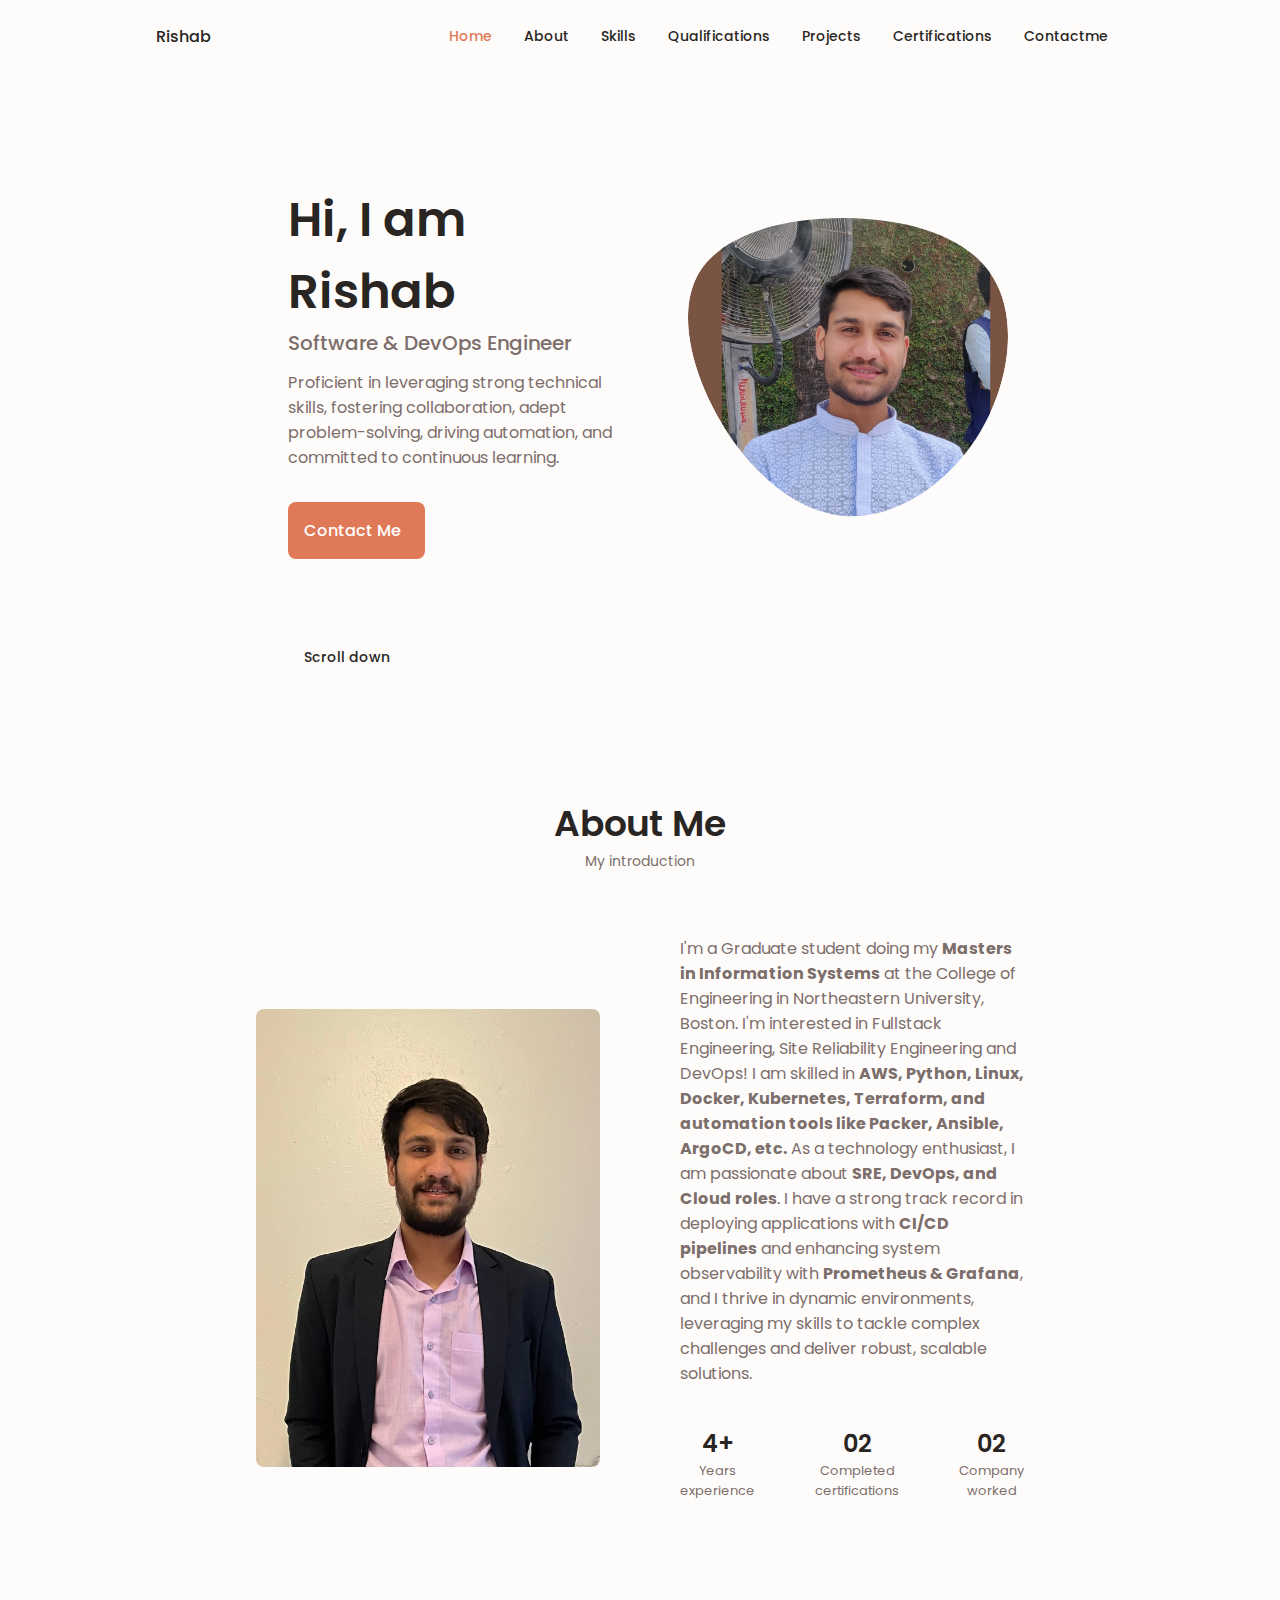
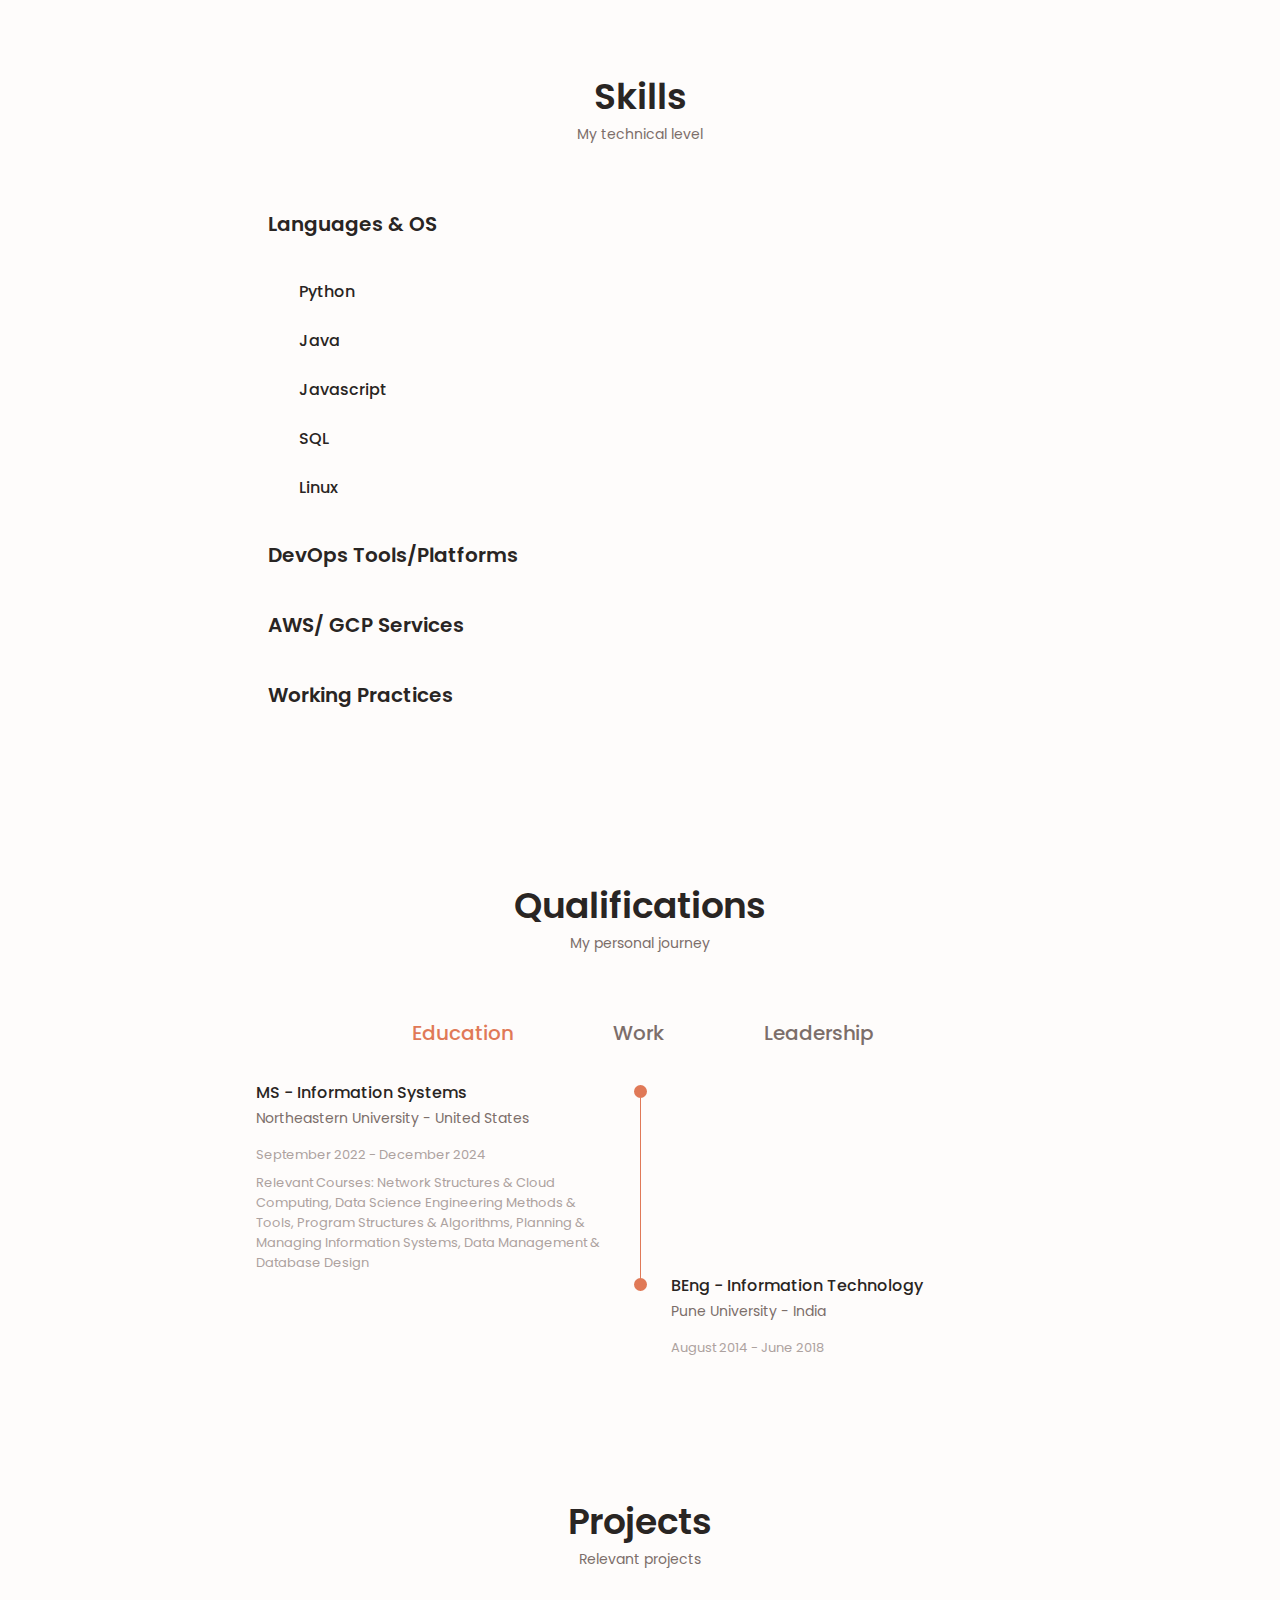
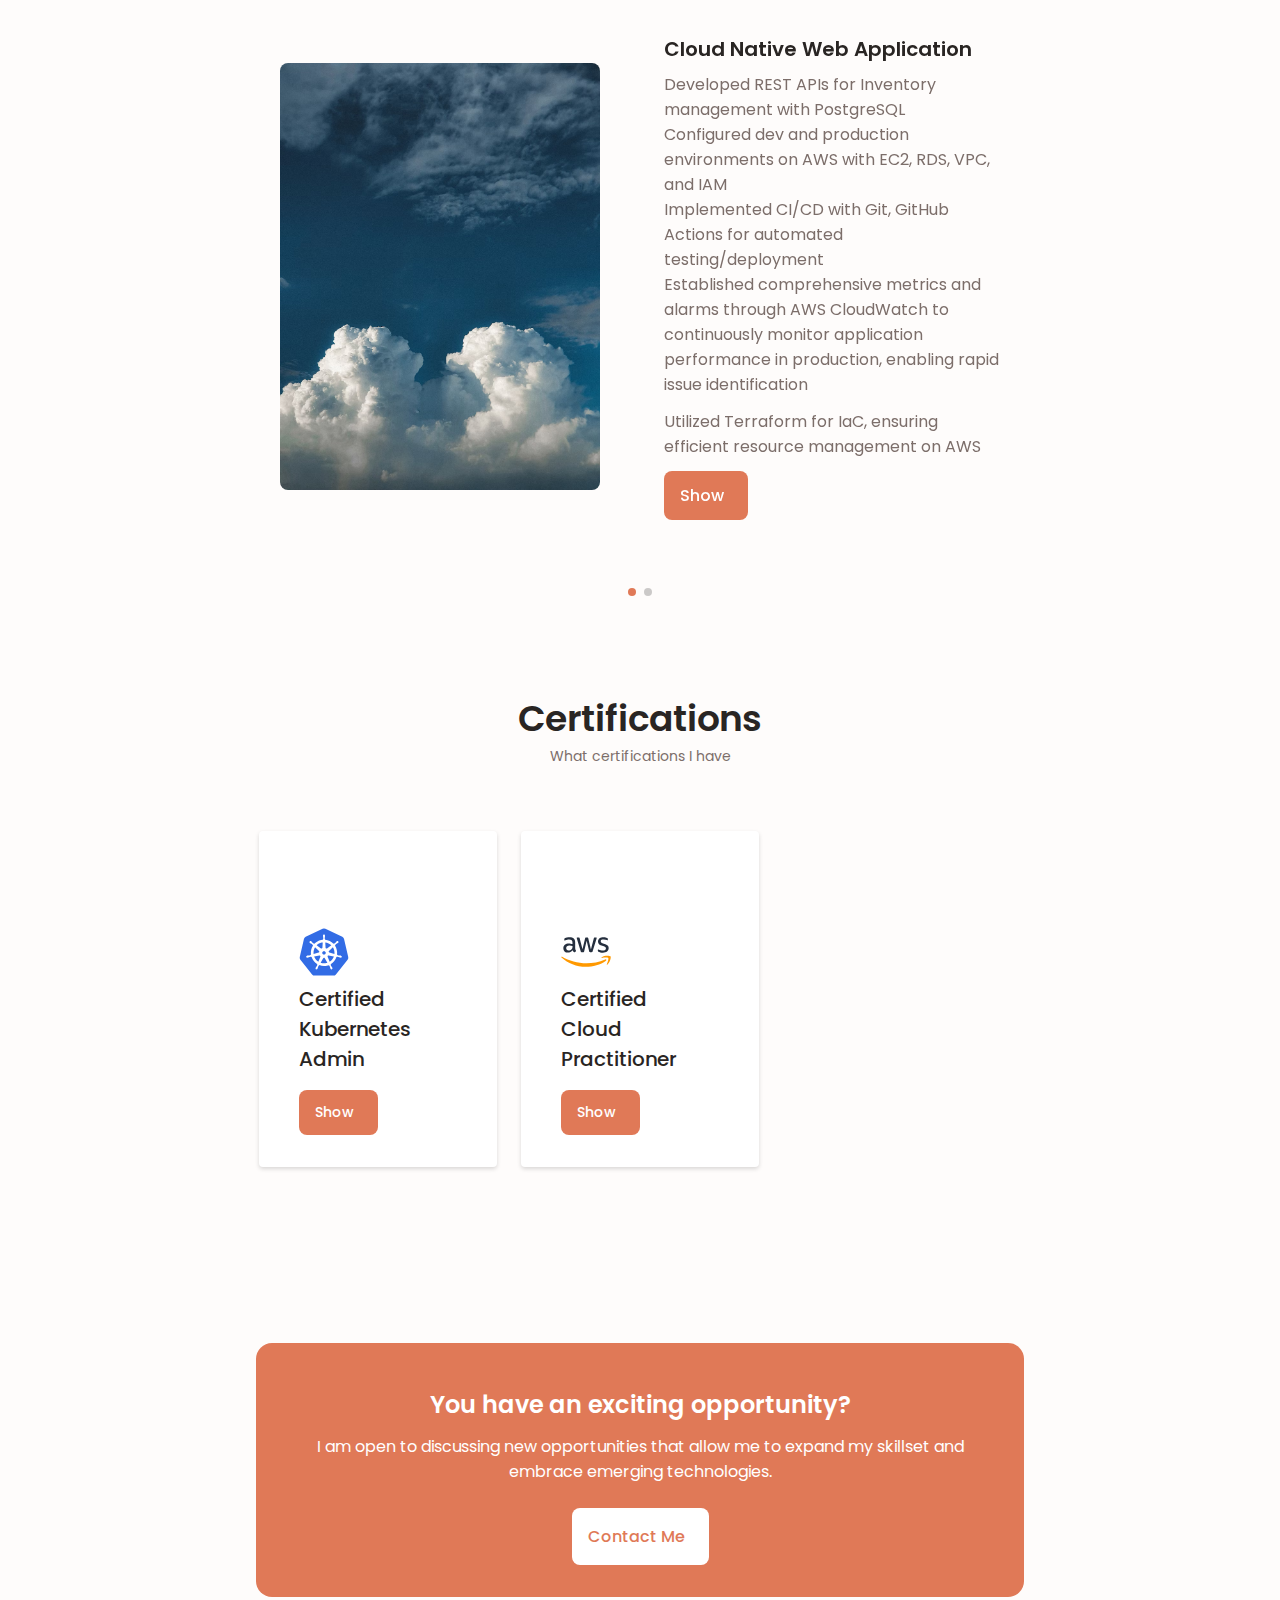
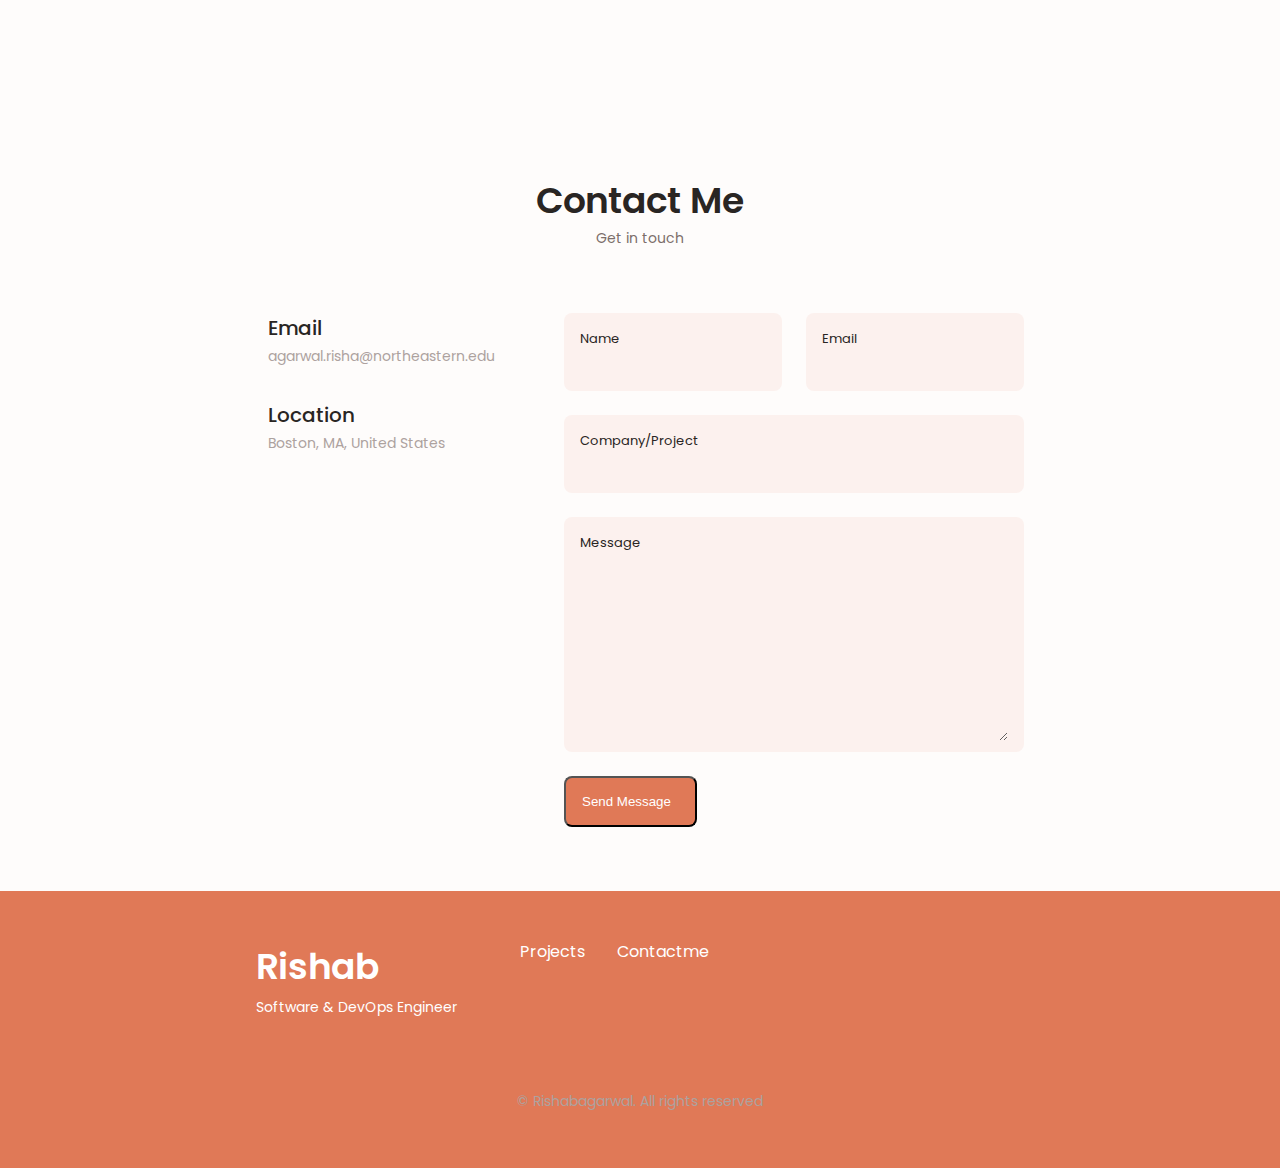
<file: index.html>
<!DOCTYPE html>
    <html lang="en">
    <head>
        <meta charset="UTF-8">
        <meta name="viewport" content="width=device-width, initial-scale=1.0">

        <!--==================== UNICONS ====================-->
        <link rel="stylesheet" href="https://unicons.iconscout.com/release/v4.0.8/css/line.css">

        <!--==================== SWIPER CSS ====================-->
        <link rel="stylesheet" href="assets/css/swiper-bundle.min.css">

        <!--==================== CSS ====================-->
        <link rel="stylesheet" href="assets/css/styles.css">

        <title>Rishab's Portfolio</title>
    </head>
    <body>
        <!--==================== HEADER ====================-->
        <header class="header" id="header">
            <nav class="nav container">
                <a href="#" class="nav__logo">Rishab</a>

                <div class="nav__menu" id="nav-menu">
                    <ul class="nav__list grid">
                        <li class="nav__item">
                            <a href="#home" class="nav__link active-link">
                                <i class="uil uil-estate nav__icon"></i> Home
                            </a>
                        </li>
                        <li class="nav__item">
                            <a href="#about" class="nav__link">
                                <i class="uil uil-user nav__icon"></i> About
                            </a>
                        </li>
                        <li class="nav__item">
                            <a href="#skills" class="nav__link">
                                <i class="uil uil-file-alt nav__icon"></i> Skills
                            </a>
                        </li>
                        <li class="nav__item">
                            <a href="#qualification" class="nav__link">
                                <i class="uil uil-briefcase-alt nav__icon"></i> Qualifications
                            </a>
                        </li>
                        <li class="nav__item">
                            <a href="#projects" class="nav__link">
                                <i class="uil uil-file-check-alt nav__icon"></i> Projects
                            </a>
                        </li>
                        <li class="nav__item">
                            <a href="#certifications" class="nav__link">
                                <i class="uil uil-user-square nav__icon"></i> Certifications
                            </a>
                        </li>
                        <li class="nav__item">
                            <a href="#contact" class="nav__link">
                                <i class="uil uil-message nav__icon"></i> Contactme
                            </a>
                        </li>
                    </ul>
                    <i class="uil uil-times nav__close" id="nav-close"></i>
                </div>

                <div class="nav__btns">
                    <!-- Theme Change button -->
                    <i class="uil uil-moon change-theme" id="theme-button"></i>

                    <div class="nav__toggle" id="nav-toggle">
                        <i class="uil uil-apps"></i>
                    </div>
                </div>
            </nav>
        </header>

        <!--==================== MAIN ====================-->
        <main class="main">
            <!--==================== HOME ====================-->
            <section class="home section" id="home">
                <div class="home__container container grid">
                    <div class="home__content grid">
                        <div class="home__social">
                            <a href="https://www.linkedin.com/in/rishab-agarwal-7a5428144/" target="_blank" class="home__social-icon">
                                <i class="uil uil-linkedin-alt"></i>
                            </a>

                            <a href="https://github.com/rishabNeu" target="_blank" class="home__social-icon">
                                <i class="uil uil-github-alt"></i>
                            </a>
                        </div>

                        <div class="home__img">
                            <svg class="home__blob" viewBox="0 0 200 187" xmlns="http://www.w3.org/2000/svg" xmlns:xlink="http://www.w3.org/1999/xlink">
                                <mask id="mask0" mask-type="alpha">
                                    <path d="M190.312 36.4879C206.582 62.1187 201.309 102.826 182.328 134.186C163.346 165.547
                                    130.807 187.559 100.226 186.353C69.6454 185.297 41.0228 161.023 21.7403 129.362C2.45775
                                    97.8511 -7.48481 59.1033 6.67581 34.5279C20.9871 10.1032 59.7028 -0.149132 97.9666
                                    0.00163737C136.23 0.303176 174.193 10.857 190.312 36.4879Z"/>
                                </mask>
                                <g mask="url(#mask0)">
                                    <path d="M190.312 36.4879C206.582 62.1187 201.309 102.826 182.328 134.186C163.346
                                    165.547 130.807 187.559 100.226 186.353C69.6454 185.297 41.0228 161.023 21.7403
                                    129.362C2.45775 97.8511 -7.48481 59.1033 6.67581 34.5279C20.9871 10.1032 59.7028
                                    -0.149132 97.9666 0.00163737C136.23 0.303176 174.193 10.857 190.312 36.4879Z"/>

                                    <image class="home__blob-img" xlink:href="assets/img/rishab.jpg"/>
                                </g>
                            </svg>
                        </div>
                        <div class="home__data">
                            <h1 class="home__title">Hi, I am Rishab</h1>
                            <h3 class="home__subtitle">Software & DevOps Engineer</h3>
                            <p class="home__description">Proficient in leveraging strong technical skills, fostering collaboration, adept problem-solving, driving automation,
                                and committed to continuous learning.</p>
                            <a href="#contact" class="button button--flex">
                                Contact Me <i class="uil uil-message button__icon"></i>
                            </a>
                        </div>
                    </div>

                    <div class="home__scroll">
                        <a href="#about" class="home__scroll-button button--flex">
                            <i class="uil uil-mouse-alt home__scroll-mouse"></i>
                            <span class="home__scroll-name">Scroll down</span>
                            <i class="uil uil-arrow-down home__scroll-arrow"></i>
                        </a>
                    </div>
                </div>
            </section>

            <!--==================== ABOUT ====================-->
            <section class="about section" id="about">
                <h2 class="section__title">About Me</h2>
                <span class="section__subtitle">My introduction</span>

                <div class="about__container container grid">
                    <img src="assets/img/rishab_agarwal.jpg" alt="" class="about__img">

                    <div class="about__data">
                        <p class="about__description">I'm a Graduate student doing my <b>Masters in Information Systems</b> at the College of Engineering in Northeastern University, Boston. I'm interested in Fullstack Engineering, Site Reliability Engineering and DevOps! I am skilled in <b>AWS, Python, Linux, Docker, Kubernetes, Terraform, and automation tools like Packer, Ansible, ArgoCD, etc.</b> As a technology enthusiast, I am passionate about <b>SRE, DevOps, and Cloud roles</b>. I have a strong track record in deploying applications with <b>CI/CD pipelines</b> and enhancing system observability with <b>Prometheus & Grafana</b>, and I thrive in dynamic environments, leveraging my skills to tackle complex challenges and deliver robust, scalable solutions.</p>

                            <div class="about__info">
                                <div>
                                    <span class="about__info-title">4+</span>
                                    <span class="about__info-name">Years <br> experience</span>
                                </div>

                                <div>
                                    <span class="about__info-title">02</span>
                                    <span class="about__info-name">Completed <br> certifications</span>
                                </div>

                                <div>
                                    <span class="about__info-title">02</span>
                                    <span class="about__info-name">Company <br> worked</span>
                                </div>
                            </div>

                            <!-- <div class="about__buttons">
                                <a download="" href="assets/pdf/Shivani Shah.pdf" class="button button--flex">
                                    Download Resume<i class="uil uil-download-alt button__icon"></i>
                                </a>

                            </div> -->
                        </div>
                </div>
            </section>

            <!--==================== SKILLS ====================-->
            <section class="skills section" id="skills">
                <h2 class="section__title">Skills</h2>
                <span class="section__subtitle">My technical level</span>

                <div class="skills__container container grid">
                    <div>
                        <!--==================== SKILLS 1 ====================-->
                        <div class="skills__content skills__open">
                            <div class="skills__header">
                                <i class="uil uil-brackets-curly skills__icon"></i>

                                <div>
                                    <h1 class="skills__title">Languages & OS</h1>
                                </div>

                                <i class="uil uil-angle-down skills__arrow"></i>
                            </div>
                            <div class="skills__list grid">
                                <div class="skills__data">
                                    <div class="skills_titles">
                                        <h3 class="skills__name">Python</h3>
                                    </div>
                                </div>

                                <div class="skills__data">
                                    <div class="skills_titles">
                                        <h3 class="skills__name">Java</h3>
                                    </div>
                                </div>

                                <div class="skills__data">
                                    <div class="skills_titles">
                                        <h3 class="skills__name">Javascript</h3>
                                    </div>
                                </div>

                                <div class="skills__data">
                                    <div class="skills_titles">
                                        <h3 class="skills__name">SQL</h3>
                                    </div>
                                </div>

                                <div class="skills__data">
                                    <div class="skills_titles">
                                        <h3 class="skills__name">Linux</h3>
                                    </div>
                                </div>
                            </div>
                        </div>

                        <!--==================== SKILLS 2 ====================-->
                        <div class="skills__content skills__close">
                            <div class="skills__header">
                                <i class="uil uil-object-group skills__icon"></i>

                                <div>
                                    <h1 class="skills__title">DevOps Tools/Platforms</h1>                                </div>

                                <i class="uil uil-angle-down skills__arrow"></i>
                            </div>
                            <div class="skills__list grid">
                                <div class="skills__data">
                                    <div class="skills_titles">
                                        <h3 class="skills__name">AWS</h3>
                                    </div>
                                </div>

                                <div class="skills__data">
                                    <div class="skills_titles">
                                        <h3 class="skills__name">Kubernetes</h3>
                                    </div>
                                </div>

                                <div class="skills__data">
                                    <div class="skills_titles">
                                        <h3 class="skills__name">Docker</h3>
                                    </div>
                                </div>

                                <div class="skills__data">
                                    <div class="skills_titles">
                                        <h3 class="skills__name">Terraform</h3>
                                    </div>
                                </div>

                                <div class="skills__data">
                                    <div class="skills_titles">
                                        <h3 class="skills__name">Hashicorp Packer</h3>
                                    </div>
                                </div>

                                <div class="skills__data">
                                    <div class="skills_titles">
                                        <h3 class="skills__name">Helm</h3>
                                    </div>
                                </div>

                                <div class="skills__data">
                                    <div class="skills_titles">
                                        <h3 class="skills__name">GitHub</h3>
                                    </div>
                                </div>

                                <div class="skills__data">
                                    <div class="skills_titles">
                                        <h3 class="skills__name">GitHub Actions</h3>
                                    </div>
                                </div>

                                <div class="skills__data">
                                    <div class="skills_titles">
                                        <h3 class="skills__name">Jenkins</h3>
                                    </div>
                                </div>

                                <div class="skills__data">
                                    <div class="skills_titles">
                                        <h3 class="skills__name">Ansible</h3>
                                    </div>
                                </div>

                                <div class="skills__data">
                                    <div class="skills_titles">
                                        <h3 class="skills__name">ArgoCD</h3>
                                    </div>
                                </div>

                                <div class="skills__data">
                                    <div class="skills_titles">
                                        <h3 class="skills__name">Prometheus</h3>
                                    </div>
                                </div>

                                <div class="skills__data">
                                    <div class="skills_titles">
                                        <h3 class="skills__name">GCP</h3>
                                    </div>
                                </div>


                                <div class="skills__data">
                                    <div class="skills_titles">
                                        <h3 class="skills__name">Grafana</h3>
                                    </div>
                                </div>


                                <div class="skills__data">
                                    <div class="skills_titles">
                                        <h3 class="skills__name">Istio Service Mesh</h3>
                                    </div>
                                </div>
                            </div>
                        </div>

                        <!--==================== SKILLS 4=====================-->
                        <div class="skills__content skills__close">
                            <div class="skills__header">
                                <i class="uil uil-channel skills__icon"></i>

                                <div>
                                    <h1 class="skills__title">AWS/ GCP Services</h1>
                                </div>

                                <i class="uil uil-angle-down skills__arrow"></i>
                            </div>
                            <div class="skills__list grid">
                                <div class="skills__data">
                                    <div class="skills_titles">
                                        <h3 class="skills__name">Lambda</h3>
                                    </div>
                                </div>

                                <div class="skills__data">
                                    <div class="skills_titles">
                                        <h3 class="skills__name">EC2</h3>
                                    </div>
                                </div>
                                <div class="skills__data">
                                    <div class="skills_titles">
                                        <h3 class="skills__name">S3</h3>
                                    </div>
                                </div>
                                <div class="skills__data">
                                    <div class="skills_titles">
                                        <h3 class="skills__name">KMS</h3>
                                    </div>
                                </div>
                                <div class="skills__data">
                                    <div class="skills_titles">
                                        <h3 class="skills__name">CloudWatch</h3>
                                    </div>
                                </div>
                                <div class="skills__data">
                                    <div class="skills_titles">
                                        <h3 class="skills__name">IAM</h3>
                                    </div>
                                </div>
                                <div class="skills__data">
                                    <div class="skills_titles">
                                        <h3 class="skills__name">VPC</h3>
                                    </div>
                                </div>
                                <div class="skills__data">
                                    <div class="skills_titles">
                                        <h3 class="skills__name">RDS</h3>
                                    </div>
                                </div>
                                <div class="skills__data">
                                    <div class="skills_titles">
                                        <h3 class="skills__name">EKS</h3>
                                    </div>
                                </div>
                                <div class="skills__data">
                                    <div class="skills_titles">
                                        <h3 class="skills__name">GKE</h3>
                                    </div>
                                </div>
                                <div class="skills__data">
                                    <div class="skills_titles">
                                        <h3 class="skills__name">VM</h3>
                                    </div>
                                </div>

                                <div class="skills__data">
                                    <div class="skills_titles">
                                        <h3 class="skills__name">SNS</h3>
                                    </div>
                                </div>
                            </div>
                        </div>
                        <!--==================== SKILLS 3 ====================-->
                        <div class="skills__content skills__close">
                            <div class="skills__header">
                                <i class="uil uil-channel skills__icon"></i>

                                <div>
                                    <h1 class="skills__title">Working Practices</h1>
                                </div>

                                <i class="uil uil-angle-down skills__arrow"></i>
                            </div>
                            <div class="skills__list grid">
                                <div class="skills__data">
                                    <div class="skills_titles">
                                        <h3 class="skills__name">Agile (scrum)</h3>
                                    </div>
                                </div>

                                <div class="skills__data">
                                    <div class="skills_titles">
                                        <h3 class="skills__name">CI/CD</h3>
                                    </div>
                                </div>
                            </div>
                        </div>
                    </div>

                </div>
            </section>

            <!--==================== QUALIFICATION ====================-->
            <section class="qualification section" id="qualification">
                <h2 class="section__title">Qualifications</h2>
                <span class="section__subtitle">My personal journey</span>

                <div class="qualification__container container">
                    <div class="qualification__tabs">
                        <div class="qualification__button button--flex qualification__active" data-target='#education'>
                            <i class="uil uil-graduation-cap qualification__icon"></i>
                            Education
                        </div>

                        <div class="qualification__button button--flex" data-target='#work'>
                            <i class="uil uil-briefcase-alt qualification__icon"></i>
                            Work
                        </div>

                        <div class="qualification__button button--flex" data-target='#leadership'>
                            <i class="uil uil-user-nurse qualification__icon"></i>
                            Leadership
                        </div>
                    </div>

                    <div class="qualification__sections">
                        <!--==================== QUALIFICATION CONTENT 1 ====================-->
                        <div class="qualification__content qualification__active" data-content id="education">
                            <!--==================== QUALIFICATION 1 ====================-->
                            <div class="qualification__data">


                                <div>
                                    <h3 class="qualification__title">MS - Information Systems</h3>
                                    <span class="qualification__subtitle">Northeastern University - United States</span>
                                    <div class="qualification__calendar">
                                        <i class="uil uil-calendar-alt"></i>
                                        September 2022 - December 2024
                                    </div>
                                    <div class="qualification__subjects">
                                        Relevant Courses: Network Structures & Cloud Computing, Data Science Engineering Methods & Tools,
                                                          Program Structures & Algorithms, Planning & Managing Information Systems,
                                                          Data Management & Database Design
                                    </div>
                                </div>

                                <div>
                                    <span class="qualification__rounder"></span>
                                    <span class="qualification__line"></span>
                                </div>
                            </div>

                            <!--==================== QUALIFICATION 2 ====================-->
                            <div class="qualification__data">
                                <div></div>

                                <div>
                                    <span class="qualification__rounder"></span>
                                    <!--span class="qualification__line"></span> -->
                                </div>

                                <div>
                                    <h3 class="qualification__title">BEng - Information Technology</h3>
                                    <span class="qualification__subtitle">Pune University - India</span>
                                    <div class="qualification__calendar">
                                        <i class="uil uil-calendar-alt"></i>
                                        August 2014 - June 2018
                                    </div>
                                </div>

                            </div>

                        </div>

                        <!--==================== QUALIFICATION CONTENT 2 ====================-->
                        <div class="qualification__content" data-content id="work">

                             <!--==================== QUALIFICATION 1 ====================-->
                             <!-- <div class="qualification__data">
                                <div>
                                    <h3 class="qualification__title">DevOps Engineer Co-op</h3>
                                    <span class="qualification__subtitle">Nok Nok Labs - San Jose, CA, USA</span>
                                    <div class="qualification__calendar">
                                        <i class="uil uil-calendar-alt"></i>
                                        January 2024 - August 2024
                                    </div>
                                    <div class="qualification__detail">
                                        <i class="uil uil-arrow-right"></i>
                                        Developed automated Shell scripts to provision Kubernetes clusters in local environments with Minikube
                                    </div>
                                    <div class="qualification__detail">
                                        <i class="uil uil-arrow-right"></i>
                                         Optimized Dockerfiles for different servers which when image built was less in size as compared to previous images
                                    </div>
                                    <div class="qualification__detail">
                                        <i class="uil uil-arrow-right"></i>
                                        Used Terraform to setup the infrastructure on GCP by spinning up GKE cluster
                                    <div class="qualification__detail">
                                        <i class="uil uil-arrow-right"></i>
                                        Managed K8S clusters for containerized applications using Helm, Docker and also added Prometheus and Grafana for monitoring purposes
                                    </div>
                                    <div class="qualification__detail">
                                        <i class="uil uil-arrow-right"></i>
                                        Was involved in the migrating Kubernetes cluster from version 1.23 to 1.24
                                    </div>
                                    <div class="qualification__detail">
                                        <i class="uil uil-arrow-right"></i>
                                        Deployed the Kubernetes manifests on EKS using Helm which was a part of CI/CD Jenkins pipeline
                                    </div>
                                </div>

                                <div>
                                    <span class="qualification__rounder"></span>
                                    <span class="qualification__line"></span>
                                </div>
                            </div> -->

                            <!--==================== QUALIFICATION 2 ====================-->
                            <div class="qualification__data">


                                <div>
                                    <h3 class="qualification__title">DevOps Engineer Co-op</h3>
                                    <span class="qualification__subtitle">Nok Nok Labs - San Jose, CA, USA</span>
                                    <div class="qualification__calendar">
                                        <i class="uil uil-calendar-alt"></i>
                                        January 2024 - August 2024
                                    </div>
                                    <div class="qualification__detail">
                                        <i class="uil uil-arrow-right"></i>
                                        Developed automated Shell scripts to provision Kubernetes clusters in local environments with Minikube
                                    </div>
                                    <div class="qualification__detail">
                                        <i class="uil uil-arrow-right"></i>
                                        Optimized Dockerfiles for different servers which when image built was less in size as compared to previous images                                   </div>
                                    <div class="qualification__detail">
                                        <i class="uil uil-arrow-right"></i>
                                        Used Terraform to setup the infrastructure on GCP by spinning up GKE cluster
                                    </div>
                                    <div class="qualification__detail">
                                        <i class="uil uil-arrow-right"></i>
                                        Managed K8S clusters for containerized applications using Helm, Docker and also added Prometheus and Grafana for monitoring purposes
                                    </div>
                                    <div class="qualification__detail">
                                        <i class="uil uil-arrow-right"></i>
                                        Was involved in the migrating Kubernetes cluster from version 1.23 to 1.24
                                    </div>
                                    <div class="qualification__detail">
                                        <i class="uil uil-arrow-right"></i>
                                        Deployed the Kubernetes manifests on EKS using Helm which was a part of CI/CD Jenkins pipeline
                                    </div>
                                </div>

                                <div>
                                    <span class="qualification__rounder"></span>
                                    <span class="qualification__line"></span>
                                </div>
                            </div>

                            <!--==================== QUALIFICATION 3 ====================-->
                            <div class="qualification__data">
                                <div></div>

                                <div>
                                    <span class="qualification__rounder"></span>
                                    <span class="qualification__line"></span>
                                </div>

                                <div>
                                    <h3 class="qualification__title">Software Engineer</h3>
                                    <span class="qualification__subtitle">Persistent Systems - India</span>
                                    <div class="qualification__calendar">
                                        <i class="uil uil-calendar-alt"></i>
                                        December 2019 - August 2022
                                    </div>

                                    <div class="qualification__detail">
                                        <i class="uil uil-arrow-right"></i>
                                        Built 20+ RESTful APIs using Java and the Spring Boot framework, following TDD principles                                    </div>
                                    <div class="qualification__detail">
                                        <i class="uil uil-arrow-right"></i>
                                        Used Terraform to setup the infrastructure on AWS, spin up EKS cluster and made configuration if any using Ansible on the EC2 servers
                                    </div>
                                    <div class="qualification__detail">
                                        <i class="uil uil-arrow-right"></i>
                                        Built dashboards with Prometheus and Grafana, generating API usage reports to boost visibility
                                    </div>
                                    <div class="qualification__detail">
                                        <i class="uil uil-arrow-right"></i>
                                        Created CI/CD pipelines with GitHub Actions, automating unit tests & SonarQube code quality checks
                                    </div>
                                    <div class="qualification__detail">
                                        <i class="uil uil-arrow-right"></i>
                                        Deployed the Kubernetes manifests on EKS using Helm which was a part of CI/CD Jenkins pipeline
                                    </div>
                                </div>
                            </div>

                            <!--==================== QUALIFICATION 3 ====================-->
                            <div class="qualification__data">
                                <div>
                                    <h3 class="qualification__title">Software Engineer</h3>
                                    <span class="qualification__subtitle">Persistent Systems - India</span>
                                    <div class="qualification__calendar">
                                        <i class="uil uil-calendar-alt"></i>
                                        August 2018 - December 2019
                                    </div>
                                    <div class="qualification__detail">
                                        <i class="uil uil-arrow-right"></i>
                                        Created several back-end features in Java by working in SDLC, for an application to search and select relevant doctors out of thousands of options for clinical trials using Spring MVC and Hibernate framework
                                    </div>
                                    <div class="qualification__detail">
                                        <i class="uil uil-arrow-right"></i>
                                        Automated manual process of application deployment employing Jenkins, saving 4 hours of manual deployment time to 10-min
                                    </div>

                                </div>
                                <div>
                                    <span class="qualification__rounder"></span>

                                </div>
                            </div>
                        </div>

                        <!--==================== QUALIFICATION CONTENT 3 ====================-->
                        <div class="qualification__content" data-content id="leadership">
                            <!--==================== QUALIFICATION 1 ====================-->
                            <div class="qualification__data">
                                <div>
                                    <h3 class="qualification__title">Graduate Teaching Assistant</h3>
                                    <span class="qualification__subtitle">Course: Network Structure & Cloud Computing</span>
                                    <span class="qualification__subtitle">Northeastern University - Boston, MA, United States</span>
                                    <div class="qualification__calendar">
                                        <i class="uil uil-calendar-alt"></i>
                                        September 2024 - December 2024
                                    </div>
                                    <div class="qualification__detail">
                                        <i class="uil uil-arrow-right"></i>
                                        Represent the student voice and build community as a student leader on the Student Services team
                                    </div>
                                    <div class="qualification__detail">
                                        <i class="uil uil-arrow-right"></i>
                                        Organize co-curricular programs, workshops, and cultural events
                                    </div>
                                    <div class="qualification__detail">
                                        <i class="uil uil-arrow-right"></i>
                                        Connect students to campus and university resources
                                    </div>
                                    <div class="qualification__detail">
                                        <i class="uil uil-arrow-right"></i>
                                        Promote an inclusive and diverse environment to support all students
                                    </div>
                                    <div class="qualification__detail">
                                        <i class="uil uil-arrow-right"></i>
                                        Contribute to social media engagement and content development
                                    </div>
                                    <div class="qualification__detail">
                                        <i class="uil uil-arrow-right"></i>
                                        Participate in professional development programs and regular meetings
                                    </div>
                                </div>

                                <div>
                                    <span class="qualification__rounder"></span>
                                    <span class="qualification__line"></span>
                                </div>
                            </div>

                            <!--==================== QUALIFICATION 2 ====================-->
                            <div class="qualification__data">
                                <div></div>
                                <div>
                                    <span class="qualification__rounder"></span>
                                    <!-- <span class="qualification__line"></span> -->
                                </div>
                                <div>
                                    <h3 class="qualification__title">Graduate Teaching Assistant</h3>
                                    <span class="qualification__subtitle">Course: Network Structure & Cloud Computing</span>
                                    <span class="qualification__subtitle">Northeastern University - Boston, MA, United States</span>
                                    <div class="qualification__calendar">
                                        <i class="uil uil-calendar-alt"></i>
                                        September 2023 - December 2023
                                    </div>

                                    <div class="qualification__detail">
                                        <i class="uil uil-arrow-right"></i>
                                        Formulate a marketing plan, strategizing tactics on how to shape the program and carry out initiatives capturing at least 250 student leads, 20 clubs, and 5 professors interested in learning more about Adobe
                                    </div>
                                    <div class="qualification__detail">
                                        <i class="uil uil-arrow-right"></i>
                                        Plan and execute 4+ Adobe workshops teaching students how to best utilize Adobe applications
                                    </div>
                                    <div class="qualification__detail">
                                        <i class="uil uil-arrow-right"></i>
                                        Promote Adobe through content creation and advertising through personal social media channels, driving students’ awareness and interest, leading to increased activations of free Adobe Creative Cloud at Northeastern University and grow brand awareness
                                    </div>
                                    <div class="qualification__detail">
                                        <i class="uil uil-arrow-right"></i>
                                        Balanced these duties with other on-campus jobs and personal academics, showcasing strong time management skills
                                    </div>

                                </div>
                            </div>
                            <!--==================== QUALIFICATION 3 ====================-->
                            <!-- <div class="qualification__data">

                                <div>
                                    <h3 class="qualification__title">Graduate Teaching Assistant</h3>
                                    <span class="qualification__subtitle">Courses: Network Structure & Cloud Computing</span>
                                    <span class="qualification__subtitle">Northeastern University - Boston, MA, United States</span>
                                    <div class="qualification__calendar">
                                        <i class="uil uil-calendar-alt"></i>
                                        Sept 2024 - Dec 2024
                                    </div>
                                    <div class="qualification__detail">
                                        <i class="uil uil-arrow-right"></i>
                                        Collaborate with professor and other TAs to ensure the smooth functioning of the course
                                    </div>
                                    <div class="qualification__detail">
                                        <i class="uil uil-arrow-right"></i>
                                        Hold office hours to provide personalized guidance and support on course concepts and assignments
                                    </div>
                                    <div class="qualification__detail">
                                        <i class="uil uil-arrow-right"></i>
                                        Conduct fair and consistent grading of student assignments, offer constructive feedback when required to foster academic growth
                                    </div>
                                    <div class="qualification__detail">
                                        <i class="uil uil-arrow-right"></i>
                                        Balanced TA duties with personal academics, showcasing strong organizational skills
                                    </div>
                                </div>

                                <div>
                                    <span class="qualification__rounder"></span>
                                    <span class="qualification__line"></span>
                                </div>
                           </div> -->

                                <!--==================== QUALIFICATION 4 ====================-->
                            <!-- <div class="qualification__data">
                                <div></div>

                                <div>
                                    <span class="qualification__rounder"></span>
                                </div>
                                <div>
                                    <h3 class="qualification__title">Training & Placement Coordinator</h3>
                                    <span class="qualification__subtitle">Gujarat Technological University - India</span>
                                    <div class="qualification__calendar">
                                        <i class="uil uil-calendar-alt"></i>
                                        April 2018 - May 2019
                                    </div>

                                    <div class="qualification__detail">
                                        <i class="uil uil-arrow-right"></i>
                                        Maintain and exchange all the placement requirements with fellow classmates
                                    </div>
                                    <div class="qualification__detail">
                                        <i class="uil uil-arrow-right"></i>
                                        Organize events which could aid to students’ placement like mock interviews and group discussions
                                    </div>
                                    <div class="qualification__detail">
                                        <i class="uil uil-arrow-right"></i>
                                        Maintain latest student data to share with recruiters
                                    <div class="qualification__detail">
                                        <i class="uil uil-arrow-right"></i>
                                        Contact recruiters to visit for campus drive
                                    </div>
                                    <div class="qualification__detail">
                                        <i class="uil uil-arrow-right"></i>
                                        Manage recruitement drives for students & recruiters
                                    </div>

                                </div>
                            </div> -->

                            </div>
                        </div>
                    </div>
                </div>
            </section>

            <!--==================== PROJECT ====================-->
            <section class="projects section" id="projects">
                <h2 class="section__title">Projects</h2>
                <span class="section__subtitle">Relevant projects</span>

                <div class="projects__container container swiper-container">
                    <div class="swiper-wrapper">
                        <!--==================== PROJECT 1 ====================-->
                        <div class="projects__content grid swiper-slide">
                            <img src="assets/img/cloud1.png" alt="" class="projects__img">

                            <div class="projects__data">
                                <h3 class="projects__title">Cloud Native Web Application</h3>
                                <p class="projects__description">
                                    <i class="uil uil-arrow-right"></i>
                                    Developed REST APIs for Inventory management with PostgreSQL
                                </p>

                                <p class="projects__description">
                                    <i class="uil uil-arrow-right"></i>
                                    Configured dev and production environments on AWS with EC2, RDS, VPC, and IAM
                                </p>
                                <p class="projects__description">
                                    <i class="uil uil-arrow-right"></i>
                                    Implemented CI/CD with Git, GitHub Actions for automated testing/deployment
                                </p>
                                <p class="projects__descriptionLast">
                                    <i class="uil uil-arrow-right"></i>
                                    Established comprehensive metrics and alarms through AWS CloudWatch to continuously monitor application performance in production, enabling rapid issue identification
                                </p>
                                <p class="projects__descriptionLast">
                                    <i class="uil uil-arrow-right"></i>
                                    Utilized Terraform for IaC, ensuring efficient resource management on AWS
                                </p>

                                <a href="https://github.com/orgs/rishab-csye-6225-cloud-org/repositories" target="_blank" class="button button--flex button--small projects__button">
                                    Show
                                    <i class="uil uil-arrow-right button__icon"></i>
                                </a>
                            </div>
                        </div>
                        <!--==================== PROJECT 2 ====================-->
                        <div class="projects__content grid swiper-slide">
                            <img src="assets/img/advance_cloud.png" alt="" class="projects__img">

                            <div class="projects__data">
                                <h3 class="projects__title">Automated Kubernetes Deployment</h3>
                                <p class="projects__description">
                                    <i class="uil uil-arrow-right"></i>
                                    Designed Helm charts to create Kubernetes deployments & coded K8S operator for creating Custom Resource using GO
                                </p>

                                <p class="projects__description">
                                    <i class="uil uil-arrow-right"></i>
                                    Spearheaded the deployment of a Jenkins server on AWS AMI, with Packer and shell scripts
                                </p>

                                <p class="projects__description">
                                    <i class="uil uil-arrow-right"></i>
                                    Created Groovy scripts for Jenkins JCasC, establishing MultiBranch Pipeline Jobs
                                </p>
                                <p class="projects__description">
                                    <i class="uil uil-arrow-right"></i>
                                    Leveraged Terraform to provision a private, regional, multi-zone GKE cluster with a Bastion Host for cluster access
                                </p>
                                <p class="projects__descriptionLast">
                                    <i class="uil uil-arrow-right"></i>
                                    Developed and maintained automated CI/CD pipelines for integration and deployment of code using Jenkins & GitHub Actions
                                </p>
                                <a href="https://github.com/csye7125-fall2023-group05" target="_blank" class="button button--flex button--small projects__button">
                                    Show
                                    <i class="uil uil-arrow-right button__icon"></i>
                                </a>
                            </div>
                        </div>
                        <!--==================== PROJECT 3 ====================-->
                        <!-- <div class="projects__content grid swiper-slide">
                            <img src="assets/img/LifeExpectancy.jpg" alt="" class="projects__img">

                            <div class="projects__data">
                                <h3 class="projects__title">AWS EKS Setup</h3>
                                <p class="projects__description">
                                    <i class="uil uil-arrow-right"></i>
                                    Performed Exploratory Data Analysis to clean the dataset, find the outliers, and understand the dataset through visualization
                                </p>

                                <p class="projects__description">
                                    <i class="uil uil-arrow-right"></i>
                                    Identified & addressed outliers using statistical techniques
                                </p>

                                <p class="projects__description">
                                    <i class="uil uil-arrow-right"></i>
                                    Preprocessed the data to define independent dataset (X) and target variable (Y) and divide them into training and testing datasets for model training
                                </p>

                                <p class="projects__description">
                                    <i class="uil uil-arrow-right"></i>
                                    Utilized linear regression model to predict life expectancy by leveraging available data from 2000-2015 for a given country in the predictive model
                                </p>

                                <p class="projects__descriptionLast">
                                    <i class="uil uil-arrow-right"></i>
                                    Evaluated model performance for accuracy and reliability
                                </p>

                                <a href="https://colab.research.google.com/drive/1hIqfhSo0siheSvO-G__AcgvpEa2TxoAe?usp=sharing" target="_blank" class="button button--flex button--small projects__button">
                                    Show
                                    <i class="uil uil-arrow-right button__icon"></i>
                                </a>
                            </div>
                        </div> -->
                        <!--==================== PROJECT 4 ====================-->
                        <!-- <div class="projects__content grid swiper-slide">
                            <img src="assets/img/NumberRecognition.jpg" alt="" class="projects__img">

                            <div class="projects__data">
                                <h3 class="projects__title">Handwritten number recognition using JavaFX GUI & TensorFlow</h3>
                                <p class="projects__description">
                                    <i class="uil uil-arrow-right"></i>
                                    Designed and developed a user-friendly GUI using JavaFX which enabled users to draw digits from 0 to 9 on a canvas
                                </p>

                                <p class="projects__description">
                                    <i class="uil uil-arrow-right"></i>
                                    Implemented features to save, erase, and clear the drawn digits from the canvas
                                </p>

                                <p class="projects__description">
                                    <i class="uil uil-arrow-right"></i>
                                    Developed a digit-recognition model using the TensorFlow library in Python
                                </p>

                                <p class="projects__description">
                                    <i class="uil uil-arrow-right"></i>
                                    Integrated a Python script into the application and set it to be triggered when the user saves an image snapshot from the canvas
                                </p>

                                <p class="projects__descriptionLast">
                                    <i class="uil uil-arrow-right"></i>
                                    Utilized the script to predict the digit drawn by the user on the canvas using the same recogition model
                                </p>

                                <a href="https://github.com/ShivaniShah06/Hand-Written-Number-Recognition-Using-JavaFX-GUI-and-Tensorflow" target="_blank" class="button button--flex button--small projects__button">
                                    Show
                                    <i class="uil uil-arrow-right button__icon"></i>
                                </a>
                            </div>
                        </div> -->
                    </div>

                    <!-- Add Arrows -->
                    <div class="swiper-button-next">
                        <i class="uil uil-angle-right-b swiper-projects-icon"></i>
                    </div>
                    <div class="swiper-button-prev">
                        <i class="uil uil-angle-left-b swiper-projects-icon"></i>
                    </div>

                    <!-- Add Pagination -->
                    <div class="swiper-pagination"></div>
                </div>
            </section>

            <!--==================== CERTIFICATIONS ====================-->
            <section class="certifications section" id="certifications">
                <h2 class="section__title">Certifications</h2>
                <span class="section__subtitle">What certifications I have</span>

                <div class="certifications__container container grid">
                    <!--==================== CERTIFICATIONS 1 ====================-->
                    <div class="certifications__content">
                        <div>
                            <svg viewBox="0 -10.44 722.846 722.846" xmlns="http://www.w3.org/2000/svg" fill="#000000" x="0px" y="0px" width="50" height="50">
                              <g id="SVGRepo_bgCarrier" stroke-width="0"></g><g id="SVGRepo_tracerCarrier" stroke-linecap="round" stroke-linejoin="round"></g><g id="SVGRepo_iconCarrier">
                                <path d="M358.986 10.06a46.725 46.342 0 00-17.906 4.531L96.736 131.341a46.725 46.342 0 00-25.28 31.438l-60.282 262.25a46.725 46.342 0 006.344 35.531 46.725 46.342 0 002.656 3.688l169.125 210.28a46.725 46.342 0 0036.531 17.438l271.219-.062a46.725 46.342 0 0036.531-17.406l169.063-210.313a46.725 46.342 0 009.03-39.219L651.3 162.716a46.725 46.342 0 00-25.281-31.437L381.643 14.59a46.725 46.342 0 00-22.657-4.53z" fill="#326ce5"></path><path d="M361.408 99.307c-8.077.001-14.626 7.276-14.625 16.25 0 .138.028.27.03.406-.011 1.22-.07 2.689-.03 3.75.192 5.176 1.32 9.138 2 13.907 1.23 10.206 2.26 18.667 1.625 26.531-.62 2.965-2.803 5.677-4.75 7.562l-.344 6.188a190.337 190.337 0 00-26.438 4.062c-37.974 8.623-70.67 28.184-95.562 54.594a245.167 245.167 0 01-5.281-3.75c-2.612.353-5.25 1.159-8.688-.844-6.545-4.405-12.506-10.486-19.719-17.812-3.305-3.504-5.698-6.841-9.625-10.219-.891-.767-2.252-1.804-3.25-2.594-3.07-2.447-6.69-3.724-10.187-3.843-4.496-.154-8.824 1.604-11.656 5.156-5.036 6.315-3.424 15.968 3.593 21.562.071.057.147.101.219.157.964.781 2.145 1.783 3.031 2.437 4.167 3.077 7.973 4.652 12.125 7.094 8.747 5.402 15.999 9.88 21.75 15.281 2.246 2.394 2.639 6.613 2.938 8.438l4.687 4.187c-25.093 37.764-36.707 84.41-29.843 131.938l-6.125 1.781c-1.615 2.085-3.896 5.365-6.282 6.344-7.525 2.37-15.994 3.24-26.218 4.312-4.8.4-8.943.161-14.032 1.125-1.12.212-2.68.619-3.906.906l-.125.032c-.067.015-.155.048-.219.062-8.62 2.083-14.157 10.006-12.375 17.813 1.783 7.808 10.203 12.556 18.875 10.687.063-.014.154-.017.219-.031.098-.022.184-.07.281-.094 1.21-.265 2.724-.56 3.782-.843 5.003-1.34 8.626-3.308 13.125-5.032 9.676-3.47 17.691-6.37 25.5-7.5 3.26-.255 6.697 2.012 8.406 2.969l6.375-1.094c14.67 45.483 45.414 82.245 84.344 105.313l-2.657 6.375c.958 2.475 2.014 5.824 1.3 8.27-2.838 7.36-7.7 15.13-13.237 23.792-2.681 4.002-5.425 7.108-7.844 11.688-.579 1.096-1.316 2.78-1.875 3.937-3.759 8.043-1.002 17.305 6.219 20.782 7.266 3.497 16.284-.192 20.187-8.25.006-.012.026-.02.031-.032.004-.009-.004-.022 0-.03.556-1.143 1.344-2.645 1.813-3.72 2.072-4.747 2.762-8.815 4.219-13.406 3.87-9.72 5.995-19.919 11.322-26.274 1.459-1.74 3.837-2.41 6.303-3.07l3.312-6c33.938 13.027 71.927 16.523 109.875 7.907a189.77 189.77 0 0025.094-7.563c.93 1.651 2.661 4.826 3.125 5.625 2.506.815 5.24 1.236 7.469 4.531 3.985 6.81 6.71 14.865 10.031 24.594 1.457 4.591 2.178 8.66 4.25 13.406.472 1.082 1.256 2.605 1.812 3.75 3.895 8.085 12.943 11.787 20.22 8.282 7.219-3.478 9.979-12.74 6.218-20.782-.559-1.158-1.327-2.841-1.906-3.937-2.42-4.58-5.163-7.655-7.844-11.656-5.537-8.662-10.13-15.858-12.969-23.22-1.187-3.796.2-6.157 1.125-8.624-.554-.635-1.739-4.22-2.437-5.906 40.457-23.889 70.298-62.022 84.312-106.063 1.893.298 5.182.88 6.25 1.094 2.2-1.45 4.222-3.344 8.188-3.031 7.808 1.129 15.823 4.03 25.5 7.5 4.498 1.723 8.121 3.723 13.125 5.062 1.057.283 2.572.547 3.781.813.097.023.183.071.281.093.066.015.156.017.219.032 8.672 1.866 17.094-2.88 18.875-10.688 1.78-7.807-3.754-15.732-12.375-17.812-1.254-.286-3.032-.77-4.25-1-5.09-.964-9.231-.727-14.031-1.125-10.225-1.072-18.694-1.943-26.219-4.313-3.068-1.19-5.251-4.841-6.313-6.344l-5.906-1.718c3.062-22.155 2.237-45.212-3.062-68.282-5.349-23.284-14.8-44.58-27.407-63.343 1.515-1.378 4.377-3.911 5.188-4.657.237-2.624.033-5.375 2.75-8.281 5.751-5.4 13.003-9.879 21.75-15.281 4.152-2.443 7.99-4.017 12.156-7.094.942-.696 2.23-1.798 3.219-2.594 7.015-5.596 8.63-15.248 3.594-21.562-5.037-6.314-14.797-6.91-21.813-1.313-.998.791-2.353 1.823-3.25 2.594-3.926 3.378-6.351 6.714-9.656 10.219-7.213 7.326-13.174 13.438-19.719 17.844-2.836 1.65-6.99 1.08-8.875.968l-5.562 3.969c-31.72-33.26-74.905-54.525-121.406-58.656-.13-1.949-.3-5.471-.344-6.532-1.904-1.821-4.204-3.376-4.781-7.312-.637-7.864.426-16.325 1.656-26.531.679-4.769 1.807-8.73 2-13.907.044-1.176-.027-2.884-.031-4.156-.001-8.974-6.548-16.25-14.625-16.25zm-18.313 113.438l-4.344 76.718-.312.157c-.292 6.863-5.94 12.343-12.875 12.343-2.841 0-5.463-.912-7.594-2.468l-.125.062-62.906-44.594c19.333-19.01 44.063-33.06 72.562-39.53a154.125 154.125 0 0115.594-2.688zm36.656 0c33.274 4.092 64.045 19.159 87.625 42.25l-62.5 44.312-.218-.093c-5.548 4.051-13.364 3.046-17.688-2.375a12.807 12.807 0 01-2.812-7.47l-.063-.03zM232.126 283.62l57.438 51.375-.063.312c5.185 4.507 5.95 12.328 1.625 17.75a12.892 12.892 0 01-6.687 4.406l-.063.25-73.625 21.25c-3.747-34.265 4.329-67.573 21.375-95.343zm258.157.03c8.534 13.833 14.996 29.283 18.843 46.032 3.801 16.548 4.755 33.067 3.188 49.031l-74-21.312-.063-.313c-6.626-1.81-10.699-8.551-9.156-15.312a12.786 12.786 0 014.094-6.844l-.031-.156 57.125-51.125zm-140.657 55.313h23.532l14.625 18.282-5.25 22.812-21.125 10.156-21.188-10.187-5.25-22.813zm75.438 62.563c1-.05 1.995.04 2.969.219l.125-.157 76.156 12.875c-11.146 31.314-32.473 58.44-60.969 76.594l-29.562-71.406.093-.125c-2.715-6.31.002-13.71 6.25-16.719 1.6-.77 3.271-1.197 4.938-1.281zm-127.906.312c5.811.082 11.024 4.116 12.375 10.032.632 2.77.324 5.513-.72 7.937l.22.281-29.25 70.688c-27.348-17.549-49.13-43.824-60.782-76.063l75.5-12.812.125.156c.845-.155 1.701-.23 2.532-.219zm63.78 30.97a12.764 12.764 0 016.032 1.28c2.56 1.233 4.537 3.174 5.781 5.5h.282l37.218 67.25a154.256 154.256 0 01-14.875 4.157c-28.464 6.463-56.838 4.504-82.53-4.25l37.124-67.125h.063a12.91 12.91 0 0110.906-6.813z" style="text-indent:0;text-align:start;line-height:normal;text-transform:none;block-progression:tb;marker:none;-inkscape-font-specification:Sans" font-weight="400" color="#000000" fill="#ffffff" stroke="#ffffff" stroke-width=".25" overflow="visible" font-family="Sans">
                                </path>
                               </g>
                            </svg>
                            <h3 class="certifications__title">Certified <br> Kubernetes <br> Admin</h3>
                        </div>

                        <a href="https://www.credly.com/badges/e17d3ca4-9e70-4289-85ba-912b201bbdde/linked_in_profile" target="_blank" class="button button--flex button--small certifications__button">
                            Show
                            <i class="uil uil-arrow-right button__icon"></i>
                        </a>

                    </div>

                    <div class="certifications__content">
                        <div>
                            <svg fill="#000000" x="0px" y="0px" width="50" height="50" viewBox="0 -30 150 150" xmlns="http://www.w3.org/2000/svg">
                                <path d="M122.714 62.703c5.28-.643 16.924-2.027 18.997.643 2.072 2.621-2.319 13.649-4.293 18.544-.592 1.484.691 2.077 2.023.94 8.684-7.319 10.954-22.6 9.178-24.825-1.777-2.175-17.023-4.055-26.3 2.473-1.431 1.038-1.184 2.423.395 2.225z" fill="#F90"/>
                                <path d="M74.852 89.456c20.28 0 43.865-6.38 60.099-18.396 2.664-1.978.345-4.994-2.369-3.758-18.207 7.714-37.993 11.473-56.003 11.473-26.694 0-52.5-7.368-73.42-19.533-1.827-1.088-3.208.791-1.679 2.176 19.343 17.505 44.951 28.038 73.372 28.038z" fill="#F90"/>
                                <path d="M42.632 32.835c0 1.83.197 3.313.542 4.401a26.505 26.505 0 001.58 3.56c.246.396.345.792.345 1.138 0 .495-.296.99-.938 1.484l-3.108 2.077c-.444.296-.889.445-1.283.445-.494 0-.987-.248-1.48-.693a15.29 15.29 0 01-1.777-2.324 38.28 38.28 0 01-1.53-2.918c-3.848 4.55-8.684 6.825-14.506 6.825-4.145 0-7.45-1.187-9.868-3.56-2.418-2.374-3.652-5.54-3.652-9.495 0-4.204 1.48-7.616 4.49-10.187 3.01-2.572 7.007-3.857 12.09-3.857 1.677 0 3.404.148 5.23.395 1.825.248 3.7.643 5.674 1.088v-3.61c0-3.758-.79-6.379-2.32-7.912-1.578-1.533-4.243-2.274-8.042-2.274-1.727 0-3.503.197-5.329.642a39.247 39.247 0 00-5.329 1.682 14.14 14.14 0 01-1.727.643c-.345.098-.592.148-.79.148-.69 0-1.036-.494-1.036-1.533V6.577c0-.791.1-1.385.346-1.73.246-.347.69-.693 1.381-1.04 1.727-.89 3.8-1.631 6.217-2.225C20.23.94 22.797.642 25.51.642c5.872 0 10.164 1.336 12.927 4.006 2.714 2.67 4.096 6.726 4.096 12.165v16.022h.099zm-20.033 7.517c1.628 0 3.306-.297 5.082-.89 1.776-.594 3.355-1.682 4.687-3.165.79-.94 1.382-1.978 1.678-3.165.296-1.187.493-2.621.493-4.302v-2.077a41.135 41.135 0 00-4.539-.84 37.099 37.099 0 00-4.638-.298c-3.306 0-5.724.643-7.352 1.978-1.628 1.336-2.418 3.215-2.418 5.687 0 2.324.592 4.055 1.826 5.242 1.184 1.236 2.911 1.83 5.18 1.83zm39.621 5.34c-.888 0-1.48-.148-1.875-.494-.394-.297-.74-.99-1.036-1.929L47.714 5.044c-.296-.99-.444-1.632-.444-1.978 0-.791.394-1.236 1.184-1.236h4.835c.938 0 1.58.148 1.925.494.395.297.69.99.987 1.929l8.29 32.736 7.697-32.736c.246-.99.542-1.632.937-1.929.395-.297 1.085-.494 1.974-.494h3.947c.938 0 1.579.148 1.974.494.395.297.74.99.937 1.929l7.796 33.132L98.29 4.253c.295-.99.64-1.632.986-1.929.395-.297 1.036-.494 1.925-.494h4.588c.79 0 1.234.395 1.234 1.236 0 .247-.049.494-.099.791a7.041 7.041 0 01-.345 1.236L94.688 43.32c-.297.989-.642 1.631-1.037 1.928-.394.297-1.036.495-1.875.495h-4.243c-.938 0-1.58-.149-1.974-.495-.394-.346-.74-.989-.937-1.978l-7.648-31.895-7.599 31.846c-.247.989-.543 1.632-.938 1.978-.394.346-1.085.494-1.973.494H62.22zm63.405 1.336c-2.566 0-5.132-.297-7.599-.89-2.467-.594-4.391-1.237-5.674-1.979-.79-.445-1.332-.94-1.53-1.384a3.503 3.503 0 01-.296-1.385v-2.522c0-1.038.395-1.533 1.135-1.533.296 0 .592.05.888.148.296.1.74.297 1.234.495a26.791 26.791 0 005.428 1.73c1.973.396 3.898.594 5.871.594 3.109 0 5.527-.544 7.204-1.632 1.678-1.088 2.566-2.67 2.566-4.698 0-1.384-.444-2.521-1.332-3.461-.888-.94-2.566-1.78-4.984-2.571l-7.154-2.226c-3.602-1.137-6.267-2.818-7.895-5.044-1.628-2.176-2.467-4.599-2.467-7.17 0-2.077.444-3.907 1.332-5.489.888-1.582 2.072-2.967 3.553-4.055 1.48-1.137 3.157-1.978 5.131-2.571 1.974-.594 4.046-.841 6.217-.841 1.086 0 2.221.05 3.306.198 1.135.148 2.171.346 3.207.544.987.247 1.925.494 2.813.79.888.298 1.579.594 2.072.891.691.396 1.185.791 1.481 1.236.296.396.444.94.444 1.632V8.16c0 1.039-.395 1.583-1.135 1.583-.395 0-1.036-.198-1.875-.594-2.813-1.285-5.971-1.928-9.474-1.928-2.812 0-5.033.445-6.562 1.384-1.53.94-2.319 2.374-2.319 4.402 0 1.384.493 2.57 1.48 3.51s2.812 1.88 5.427 2.72l7.007 2.226c3.553 1.137 6.118 2.72 7.648 4.747 1.53 2.027 2.27 4.351 2.27 6.923 0 2.126-.444 4.055-1.283 5.736-.888 1.681-2.072 3.165-3.602 4.352-1.53 1.236-3.355 2.126-5.477 2.769-2.22.692-4.54 1.039-7.056 1.039z" fill="#252F3E"/>
                              </svg>
                            <h3 class="certifications__title"> Certified <br> Cloud <br> Practitioner</h3>
                        </div>

                        <a href="https://www.credly.com/badges/49639e00-0479-40c7-9413-cae2711691c9?source=linked_in_profile" target="_blank" class="button button--flex button--small certifications__button">
                            Show
                            <i class="uil uil-arrow-right button__icon"></i>
                        </a>

                    </div>
                    <!--==================== CERTIFICATIONS 2 ====================-->
                    <!-- <div class="certifications__content">
                        <div>
                            <svg xmlns="http://www.w3.org/2000/svg" x="0px" y="0px" width="50" height="50" viewBox="0 0 48 48">
                                <path fill="#212121" d="M13.432 18L13.5 28 15 28 15 18zM32 18v10.005h1.805c0 0 .015-3.609.035-3.608.019.001 2.69 3.743 2.716 3.733.027-.01 1.599-.576 1.599-.59 0-.014-2.684-3.441-2.684-3.448 0-.006 2.251-2.509 2.231-2.529-.06-.06-1.281-.586-1.314-.566-.018.011-2.582 2.796-2.582 2.796V18H32zM2.099 21.05c-.651.137-1.259.552-1.509 1.031-.23.44-.227 1.043.007 1.491.16.305.625.735 1.348 1.246.782.552 1.078.832 1.153 1.092.111.385-.06.752-.434.931-.187.089-.27.101-.603.086-.433-.02-.729-.132-1.172-.446-.14-.099-.269-.167-.285-.152-.016.016-.155.224-.311.466L.01 27.23l.109.081c.06.045.248.158.422.255 1.187.66 2.944.555 3.835-.229.475-.418.697-1.025.602-1.647-.089-.582-.409-.965-1.417-1.695-.791-.573-1.166-.889-1.253-1.059-.167-.326-.049-.643.307-.827.178-.092.251-.102.608-.087.347.015.453.041.741.179l.335.161.263-.41c.144-.224.252-.426.239-.445-.048-.071-.598-.299-.941-.391C3.402 20.995 2.521 20.961 2.099 21.05zM10.031 21.935c.788.369 1.212 1.528 1.041 2.852-.06.467-.227 1.032-.383 1.296-.159.268-.463.56-.705.675-.444.212-1.107.13-1.523-.187-.577-.442-.893-1.524-.772-2.649.111-1.032.483-1.684 1.133-1.986C9.156 21.781 9.7 21.781 10.031 21.935zM9.313 20.784c-.472.106-.85.319-1.254.705l-.366.35V21H6.814 6v5 5h1.693v-4.08l.324.319c.592.583 1.287.814 2.101.701.532-.074.904-.21 1.3-.475 1.111-.743 1.721-2.221 1.554-3.771-.158-1.467-.912-2.484-2.128-2.871C10.531 20.724 9.679 20.702 9.313 20.784zM16.258 21c0 0 .055 5.284.091 5.438.136.583.525 1.137.964 1.374.403.218.727.287 1.333.284.861-.004 1.386-.211 2.027-.8L21 27v1h1.742l-.023-7H21c0 0 .025 4.347 0 4.5-.1.611-.573 1.109-1.053 1.27-.287.096-.786.174-1.086.127C18.549 26.848 18.033 26.507 18 26v-4.977L16.258 21zM30.742 28c0 0-.055-5.284-.091-5.438-.136-.583-.525-1.137-.964-1.374-.403-.218-.727-.287-1.333-.284-.861.004-1.386.211-2.027.8L26 22v-1h-1.742l.023 7H26c0 0-.025-4.347 0-4.5.1-.611.573-1.109 1.053-1.27.287-.096.661-.17 1.086-.127C28.566 22.147 29.031 22.535 29 23v4.977L30.742 28z"></path><path fill="#77b539" fill-rule="evenodd" d="M40 20.5L40 22 46 24 40 26.601 40 28 47 25 47 23z" clip-rule="evenodd certifications__icon">
                                </path>
                            </svg>
                            <h3 class="certifications__title">AWS <br> Certified Cloud <br>Power User</h3>
                        </div>

                        <a href="https://www.credly.com/badges/a4f01b6c-bca6-42a0-8cf3-8c60bae7a47c/linked_in_profile" target="_blank" class="button button--flex button--small certifications__button">
                            Show
                            <i class="uil uil-arrow-right button__icon"></i>
                        </a>

                    </div> -->

                    <!--==================== CERTIFICATIONS 3 ====================-->
                    <!-- <div class="certifications__content">
                        <div>
                            <svg xmlns="http://www.w3.org/2000/svg" x="0px" y="0px" width="50" height="50" viewBox="0 0 48 48">
                                <path fill="#212121" d="M13.432 18L13.5 28 15 28 15 18zM32 18v10.005h1.805c0 0 .015-3.609.035-3.608.019.001 2.69 3.743 2.716 3.733.027-.01 1.599-.576 1.599-.59 0-.014-2.684-3.441-2.684-3.448 0-.006 2.251-2.509 2.231-2.529-.06-.06-1.281-.586-1.314-.566-.018.011-2.582 2.796-2.582 2.796V18H32zM2.099 21.05c-.651.137-1.259.552-1.509 1.031-.23.44-.227 1.043.007 1.491.16.305.625.735 1.348 1.246.782.552 1.078.832 1.153 1.092.111.385-.06.752-.434.931-.187.089-.27.101-.603.086-.433-.02-.729-.132-1.172-.446-.14-.099-.269-.167-.285-.152-.016.016-.155.224-.311.466L.01 27.23l.109.081c.06.045.248.158.422.255 1.187.66 2.944.555 3.835-.229.475-.418.697-1.025.602-1.647-.089-.582-.409-.965-1.417-1.695-.791-.573-1.166-.889-1.253-1.059-.167-.326-.049-.643.307-.827.178-.092.251-.102.608-.087.347.015.453.041.741.179l.335.161.263-.41c.144-.224.252-.426.239-.445-.048-.071-.598-.299-.941-.391C3.402 20.995 2.521 20.961 2.099 21.05zM10.031 21.935c.788.369 1.212 1.528 1.041 2.852-.06.467-.227 1.032-.383 1.296-.159.268-.463.56-.705.675-.444.212-1.107.13-1.523-.187-.577-.442-.893-1.524-.772-2.649.111-1.032.483-1.684 1.133-1.986C9.156 21.781 9.7 21.781 10.031 21.935zM9.313 20.784c-.472.106-.85.319-1.254.705l-.366.35V21H6.814 6v5 5h1.693v-4.08l.324.319c.592.583 1.287.814 2.101.701.532-.074.904-.21 1.3-.475 1.111-.743 1.721-2.221 1.554-3.771-.158-1.467-.912-2.484-2.128-2.871C10.531 20.724 9.679 20.702 9.313 20.784zM16.258 21c0 0 .055 5.284.091 5.438.136.583.525 1.137.964 1.374.403.218.727.287 1.333.284.861-.004 1.386-.211 2.027-.8L21 27v1h1.742l-.023-7H21c0 0 .025 4.347 0 4.5-.1.611-.573 1.109-1.053 1.27-.287.096-.786.174-1.086.127C18.549 26.848 18.033 26.507 18 26v-4.977L16.258 21zM30.742 28c0 0-.055-5.284-.091-5.438-.136-.583-.525-1.137-.964-1.374-.403-.218-.727-.287-1.333-.284-.861.004-1.386.211-2.027.8L26 22v-1h-1.742l.023 7H26c0 0-.025-4.347 0-4.5.1-.611.573-1.109 1.053-1.27.287-.096.661-.17 1.086-.127C28.566 22.147 29.031 22.535 29 23v4.977L30.742 28z"></path><path fill="#77b539" fill-rule="evenodd" d="M40 20.5L40 22 46 24 40 26.601 40 28 47 25 47 23z" clip-rule="evenodd certifications__icon">
                                </path>
                            </svg>
                            <h3 class="certifications__title">Splunk <br> Enterprise Certified <br> Admin</h3>
                        </div>

                        <a href="https://www.credly.com/badges/e131b145-1e25-4524-97a2-2e3984e93629/linked_in_profile" target="_blank" class="button button--flex button--small certifications__button">
                            Show
                            <i class="uil uil-arrow-right button__icon"></i>
                        </a>

                    </div>
                </div> -->
            </section>

            <!--==================== PROJECT IN MIND ====================-->
            <section class="project section">
                <div class="project__bg">
                    <div class="project__container container grid">
                        <div class="project__data">
                            <h2 class="project__title">You have an exciting opportunity?</h2>
                            <p class="project__description">I am open to discussing new opportunities that allow me to expand my skillset and embrace emerging technologies.</p>
                            <a href="#contact" class="button button--flex button--white">
                                Contact Me
                                <i class="uil uil-message project__icon button__icon"></i>
                            </a>
                        </div>


                    </div>
                </div>
            </section>

            <!--==================== CONTACT ME ====================-->
            <section class="contact section" id="contact">
                <h2 class="section__title">Contact Me</h2>
                <span class="section__subtitle">Get in touch</span>

                <div class="contact__container container grid">
                    <div>
                        <div class="contact__information">
                            <i class="uil uil-envelope contact__icon"></i>

                            <div>
                                <h3 class="contact__title">Email</h3>
                                <span class="contact__subtitle">agarwal.risha@northeastern.edu</span>
                            </div>
                        </div>

                        <div class="contact__information">
                            <i class="uil uil-map-marker contact__icon"></i>

                            <div>
                                <h3 class="contact__title">Location</h3>
                                <span class="contact__subtitle">Boston, MA, United States</span>
                            </div>
                        </div>
                    </div>

                    <form action="https://formsubmit.co/shivanishahwork2@gmail.com" method="POST" class="contact__form grid">
                        <!-- Honeypot -->
                        <input type=""text name="_honey" style="display: none;">

                        <!-- Disable Captcha -->
                        <input type="hidden" name="_captcha" value="false">

                        <!-- Own success page -->
                        <input type="hidden" name="_next" value="https://shivanishah06.github.io/ShivaniPortfolio/success.html">

                        <div class="contact__inputs grid">
                            <div class="contact__content">
                                <label for="name" class="contact__label">Name</label>
                                <input type="text" name="name" class="contact__input" id="name" required>
                            </div>

                            <div class="contact__content">
                                <label for="email" class="contact__label">Email</label>
                                <input type="email" name="email" class="contact__input" id="email" required>
                            </div>
                        </div>

                        <div class="contact__content">
                            <label for="company" class="contact__label">Company/Project</label>
                            <input type="text" name="company" class="contact__input" id="company" required>
                        </div>

                        <div class="contact__content">
                            <label for="message"  class="contact__label">Message</label>
                            <textarea name="message" id="" cols="0" rows="7" class="contact__input" id="message" required></textarea>
                        </div>

                        <div>
                            <button type="submit" class="button button--flex">
                                Send Message
                                <i class="uil uil-message button__icon"></i>
                            </button>
                        </div>
                    </form>
                </div>
            </section>
        </main>

        <!--==================== FOOTER ====================-->
        <footer class="footer">
            <div class="footer__bg">
                <div class="footer__container container grid">
                    <div>
                        <h1 class="footer__title">Rishab</h1>
                        <span class="footer__subtitle">Software & DevOps Engineer</span>
                    </div>

                    <ul class="footer__links">
                        <li>
                            <a href="#projects" class="footer__link">Projects</a>
                        </li>

                        <li>
                            <a href="#contact" class="footer__link">Contactme</a>
                        </li>
                    </ul>

                    <div class="footer__social">
                        <a href="https://www.linkedin.com/in/rishab-agarwal-7a5428144/" target="_blank" class="footer__social">
                            <i class="uil uil-linkedin"></i>
                        </a>

                        <a href="https://github.com/rishabNeu" target="_blank" class="footer__social">
                            <i class="uil uil-github"></i>
                        </a>
                    </div>
                </div>
                <p class="footer__copy">&#169; Rishabagarwal. All rights reserved</p>
            </div>
        </footer>

        <!--==================== SCROLL TOP ====================-->
        <a href="#" class="scrollup" id="scroll-up">
            <i class="uil uil-arrow-up scrollup__icon"></i>
        </a>

        <!--==================== SWIPER JS ====================-->
        <script src="assets/js/swiper-bundle.min.js"></script>

        <!--==================== MAIN JS ====================-->
        <script src="assets/js/main.js"></script>
    </body>
</html>
</file>
<file: assets/css/styles.css>
/*==================== GOOGLE FONTS ====================*/
@import url('https://fonts.googleapis.com/css2?family=Poppins:wght@400;500;600&display=swap');

/*==================== VARIABLES CSS ====================*/
:root {
    --header-height: 3rem;

    /*========== Colors ==========*/
    /* Change favorite color */
    --hue-color: 375; /*Purple 250 - Green 142 - Blue 230 - Pink 340*/
    --home-blob-hue: 19;

    /* HSL color mode */
    --first-color: hsl(var(--hue-color), 69%, 61%);
    --first-color-second: hsl(var(--hue-color), 69%, 61%);
    --first-color-alt: hsl(var(--hue-color), 57%, 53%);
    --first-color-lighter: hsl(var(--hue-color), 92%, 85%);
    --home-blob-color: hsl(var(--home-blob-hue),29%, 37%);
    --title-color: hsl(var(--hue-color), 8%, 15%);
    --text-color: hsl(var(--hue-color), 8%, 45%);
    --text-color-light: hsl(var(--hue-color), 8%, 65%);
    --input-color: hsl(var(--hue-color), 70%, 96%);
    --body-color: hsl(var(--hue-color), 60%, 99%);
    --container-color: #fff;
    --scroll-bar-color: hsl(var(--hue-color), 12%, 90%);
    --scroll-thumb-color: hsl(var(--hue-color), 12%, 80%);

    /*========== Font and typography ==========*/
    --body-font: 'Poppins', sans-serif;

    /* .5rem = 8px, 1rem = 16px, 1.5rem = 24px ... */
    --big-font-size: 2rem;
    --h1-font-size: 1.5rem;
    --h2-font-size: 1.25rem;
    --h3-font-size: 1.125rem;
    --normal-font-size: .938rem;
    --small-font-size: .813rem;
    --smaller-font-size: .75rem;

    /*========== Font weight ==========*/
    --font-medium: 500;
    --font-semi-bold: 600;

    /*========== Margenes Bottom ==========*/
    /* .25rem = 4px, .5rem = 8px, .75rem = 12px ... */
    --mb-0-25: .25rem;
    --mb-0-5: .5rem;
    --mb-0-75: .75rem;
    --mb-1: 1rem;
    --mb-1-5: 1.5rem;
    --mb-2: 2rem;
    --mb-2-5: 2.5rem;
    --mb-3: 3rem;

    /*========== z index ==========*/
    --z-tooltip: 10;
    --z-fixed: 100;
    --z-modal: 1000;
}

/* Font size for large devices */
@media screen and (min-width: 968px) {
    :root {
        --big-font-size: 3rem;
        --h1-font-size: 2.25rem;
        --h2-font-size: 1.5rem;
        --h3-font-size: 1.25rem;
        --normal-font-size: 1rem;
        --small-font-size: .875rem;
        --smaller-font-size: .813rem;
    }
}

/*========== Variables Dark theme ==========*/
body.dark-theme{
  /* HSL color mode */
  --first-color-second: hsl(var(--hue-color), 30%, 8%);
  --title-color: hsl(var(--hue-color), 8%, 95%);
  --text-color: hsl(var(--hue-color), 8%, 75%);
  --input-color: hsl(var(--hue-color), 70%, 16%);
  --body-color: hsl(var(--hue-color), 60%, 12%);
  --container-color: hsl(var(--hue-color), 29%, 16%);
  --scroll-bar-color: hsl(var(--hue-color), 12%, 48%);
  --scroll-thumb-color: hsl(var(--hue-color), 12%, 36%);
}


/*========== Button Dark/Light ==========*/
.nav__btns{
  display: flex;
  align-items: center;
}

.change-theme{
  font-size: 1.25rem;
  color: var(--title-color);
  margin-right: var(--mb-1);
  cursor: pointer;
}

.change-theme:hover{
  color: var(--first-color);
}

/*==================== BASE ====================*/
* {
  box-sizing: border-box;
  padding: 0;
  margin: 0;
}

html {
  scroll-behavior: smooth;
}

body {
  margin: 0 0 var(--header-height) 0;
  font-family: var(--body-font);
  font-size: var(--normal-font-size);
  background-color: var(--body-color);
  color: var(--text-color);
}

h1, h2, h3, h4 {
  color: var(--title-color);
  font-weight: var(--font-semi-bold);
}

ul {
  list-style: none;
}

a {
  text-decoration: none;
}

img {
  max-width: 100%;
  height: auto;
}

/*==================== REUSABLE CSS CLASSES ====================*/
.section {
  padding: 2rem 0 4rem;
}

.section__title {
  font-size: var(--h1-font-size);
}

.section__subtitle {
  display: block;
  font-size: var(--small-font-size);
  margin-bottom: var(--mb-3);
}

.section__title,
.section__subtitle {
  text-align: center;
}

/*==================== LAYOUT ====================*/
.container {
  max-width: 768px;
  margin-left: var(--mb-1-5);
  margin-right: var(--mb-1-5);
}

.grid {
  display: grid;
  gap: 1.5rem;
}

.header {
  width: 100%;
  position: fixed;
  bottom: 0;
  left: 0;
  z-index: var(--z-fixed);
  background-color: var(--body-color);
}

/*==================== NAV ====================*/
.nav{
  max-width: 968px;
  height: var(--header-height);
  display: flex;
  justify-content: space-between;
  align-items: center;
}

.nav__logo,
.nav__toggle{
  color: var(--title-color);
  font-weight: var(--font-medium);
}

.nav__logo:hover{
  color: var(--first-color);
}

.nav__toggle{
  font-size: 1.1rem;
  cursor: pointer;
}

.nav__toggle:hover{
  color: var(--first-color);
}

@media screen and (max-width: 767px){
  .nav__menu{
    position: fixed;
    bottom: -100%;
    left: 0;
    width: 100%;
    background-color: var(--body-color);
    padding: 2rem 1.5rem 4rem;
    box-shadow: 0 -1px 4px rgba(0,0,0,.15);
    border-radius: 1.5rem 1.5rem 0 0;
    transition: .3s;
  }
}

.nav__list{
  grid-template-columns: repeat(3, 1fr);
  gap: 2rem;
}

.nav__link{
  display: flex;
  flex-direction: column;
  align-items: center;
  font-size: var(--small-font-size);
  color: var(--title-color);
  font-weight: var(--font-medium);
}

.nav__link:hover{
  color: var(--first-color);
}

.nav__icon{
  font-size: 1.2rem;
}

.nav__close{
  position: absolute;
  right: 1.3rem;
  bottom: .5rem;
  font-size: 1.5rem;
  cursor: pointer;
  color: var(--first-color);
}

.nav__close:hover{
  color: var(--first-color-alt);
}

/* show menu */
.show-menu{
  bottom: 0;
}

.home__social{
  display: grid;
  grid-template-columns: max-content;
  row-gap: 1rem;
}

.home__social-icon{
  font-size: 1.25rem;
  color: var(--first-color);
}

.home__social-icon:hover{
  color: var(--first-color-alt);
}

.home__blob{
  width: 200px;
  fill: var(--home-blob-color);
}

.home__blob-img{
  height: 250px;
  width: 210px;
}

.home__data{
  grid-column: 1/3;
}

.home__title{
  font-size: var(--big-font-size);
}

.home__subtitle{
  font-size: var(--h3-font-size);
  color: var(--text-color);
  font-weight: var(--font-medium);
  margin-bottom: var(--mb-0-75);
}

.home__description{
  margin-bottom: var(--mb-2);
}

.home__scroll{
  display: none;
}

.home__scroll-button{
  color: var(--first-color);
  transition: .3s;
}

.home__scroll-button:hover{
  transform: translateY(.25rem);
}

.home__scroll-mouse{
  font-size: 2rem;
}

.home__scroll-name{
  font-size: var(--small-font-size);
  color: var(--title-color);
  font-weight: var(--font-medium);
  margin-right: var(--mb-0-25);
}

.home__scroll-arrow{
  font-size: 1.25rem;
}

/* Active link */
.active-link{
  color: var(--first-color);
}

/* Change background header */
.scroll-header{
  box-shadow: 0 -1px 4px rgba(0,0,0,.15);
}

/*==================== HOME ====================*/
.home__container{
  gap: 1rem;
}

.home__content{
  grid-template-columns: .5fr 3fr;
  padding-top: 3.5rem;
  align-items: center;
}
/*==================== BUTTONS ====================*/
.button{
  display: inline-block;
  background-color: var(--first-color);
  color: #FFF;
  padding: 1rem;
  border-radius: .5rem;
  font-weight: var(--font-medium);
}

.button:hover{
  background-color: var(--first-color-alt);
}

.button__icon{
  font-size: 1.25rem;
  margin-left: var(--mb-0-5);
  transition: .3s;
}

.button--white{
  background-color: #FFF;
  color: var(--first-color)
}

.button--white:hover{
  background-color: #FFF;
}

.button--flex{
  display: inline-flex;
  align-items: center;
}

.button--small{
  padding: .75rem 1rem;
}

/*==================== ABOUT ====================*/
.about__img{
  width: 20px;
  border-radius: 0.5rem;
  justify-self: center;
  align-self: center;
}

.about__description{
  text-align: center;
  margin-bottom: var(--mb-2-5);
}

.about__info{
  display: flex;
  justify-content: space-evenly;
  margin-bottom: var(--mb-2-5);
}

.about__info-title{
  font-size: var(--h2-font-size);
  font-weight: var(--font-semi-bold);
  color: var(--title-color);
}

.about__info-name{
  font-size: var(--smaller-font-size);
}

.about__info-title,
.about__info-name{
  display: block;
  text-align: center;
}

.about__buttons{
  display: flex;
  justify-content: center;
}
/*==================== SKILLS ====================*/
.skills__container{
  row-gap: 0;
}

.skills__header{
  display: flex;
  align-items: center;
  margin-bottom: var(--mb-2-5);
  cursor: pointer;
}

.skills__icon,
.skills__arrow{
  font-size: 2rem;
  color: var(--first-color);
}

.skills__icon{
  margin-right: var(--mb-0-75);
}

.skills__list{
  row-gap: 1.5rem;
  padding-left: 2.7rem;
}

.skills__title{
  font-size: var(--h3-font-size);
}

.skills__arrow{
  margin-left: auto;
  transition: .4s;
}

.skills__titles{
  display: flex;
  justify-content: space-between;
  margin-bottom: var(--mb-0-5);
}

.skills__name{
  font-size: var(--normal-font-size);
  font-weight: var(--font-medium);
}

.skills__close .skills__list{
  height: 0;
  overflow: hidden;
}

.skills__open .skills__list{
  height: max-content;
  margin-bottom: var(--mb-2-5);
}

.skills__open .skills__arrow{
  transform: rotate(-180deg);
}


/*==================== QUALIFICATION ====================*/
.qualification__tabs{
  display: flex;
  justify-content: space-evenly;
  margin-bottom: var(--mb-2);
}

.qualification__button{
  font-size: var(--h3-font-size);
  font-weight: var(--font-medium);
  cursor: pointer;
}

.qualification__button:hover{
  color: var(--first-color);
}

.qualification__icon{
  font-size: 1.8rem;
  margin-right: var(--mb-0-25);
}

.qualification__data{
  display: grid;
  grid-template-columns: 1fr max-content 1fr;
  column-gap: 1.5rem;
}

.qualification__title{
  font-size: var(--normal-font-size);
  font-weight: var(--font-medium);
}

.qualification__subtitle{
  display: inline-block;
  font-size: var(--small-font-size);
  margin-bottom: var(--mb-1);
}

.qualification__subjects{
  font-size: var(--smaller-font-size);
  color: var(--text-color-light);
}

.qualification__detail{
  font-size: var(--smaller-font-size);
  color: var(--text-color-light);
}

.qualification__subdetail{
  font-size: var(--smaller-font-size);
}


.qualification__calendar{
  font-size: var(--smaller-font-size);
  color: var(--text-color-light);
  margin-bottom: var(--mb-0-5);
}

.qualification__rounder{
  display: inline-block;
  width: 13px;
  height: 13px;
  background-color: var(--first-color);
  border-radius: 50%;
}

.qualification__line{
  display: block;
  width: 1px;
  height: 100%;
  background-color: var(--first-color);
  transform: translate(6px, -7px);
}

.qualification [data-content]{
  display: none;
}

.qualification__active[data-content]{
  display: block;
}

.qualification__button.qualification__active{
  color: var(--first-color)
}

/*==================== SERVICES ====================*/


/* Active Modal */


/*==================== PROJECTS ====================*/
.projects__container{
  overflow: initial;
}

.projects__content{
  padding: 0 1.5rem;
}

.projects__img{
  width: 265px;
  border-radius: .5rem;
  justify-content: center;
}

.projects__title{
  font-size: var(--h3-font-size);
  margin-bottom: var(--mb-0-5);
}

.projects__descriptionLast{
  margin-bottom: var(--mb-0-75);
}

.projects__button:hover .button__icon{
  transform: translate(.25rem);
}

.swiper-button-prev::after,
.swiper-button-next::after{
  content: '';
}

.swiper-projects-icon{
  font-size: 2rem;
  color: var(--first-color);
}

.swiper-button-prev{
  left: -.5rem;
}

.swiper-button-next{
  right: -.5rem;
}

.swiper-container-horizontal > .swiper-pagination-bullets{
  bottom: -2.5rem;
}

.swiper-pagination-bullet-active{
  background-color: var(--first-color);
}

.swiper-button-prev,
.swiper-button-next,
.swiper-pagination-bullet{
  outline: none;
}

/*==================== PROJECT IN MIND ====================*/
.project{
  text-align: center;
}

.project__bg{
  background-color: var(--first-color-second);
  padding-top: 3rem;
  padding-bottom: 3rem;
}

.project__title{
  font-size: var(--h2-font-size);
  margin-bottom: var(--mb-0-75);
}

.project__description{
  margin-bottom: var(--mb-1-5);
}

.project__title,
.project__description{
  color: #FFF
}


/*==================== CERTIFICATIONS ====================*/
.certifications__container{
  gap: 1.5rem;
  grid-template-columns: repeat(2, 1fr);
}

.certifications__content{
  position: relative;
  background-color: var(--container-color);
  padding: 3.5rem .5rem 1.25rem 1.5rem;
  border-radius: .25rem;
  box-shadow: 0 2px 4px rgba(0,0,0,.15);
  transition: .3s;
}

.certifications__content:hover{
  box-shadow: 0 4px 8px rgba(0,0,0,15);
}

.certifications__icon{
  display: block;
  font-size: 1.5rem;
  margin-bottom: var(--mb-1);
}

.certifications__title{
  font-size: var(--h3-font-size);
  margin-bottom: var(--mb-1);
  font-weight: var(--font-medium);
}

.certifications__button{
  cursor: pointer;
  font-size: var(--small-font-size);
}

.certifications__button:hover .button__icon{
  transform: translate(.25rem);
}



/*==================== CONTACT ME ====================*/
.contact__container{
  row-gap: 3rem;
}

.contact__information{
  display: flex;
  margin-bottom: var(--mb-2);
}

.contact__icon{
  font-size: 2rem;
  color: var(--first-color);
  margin-right: var(--mb-0-75);
}

.contact__title{
  font-size: var(--h3-font-size);
  font-weight: var(--font-medium);
}

.contact__subtitle{
  font-size: var(--small-font-size);
  color: var(--text-color-light);
}

.contact__content{
  background-color: var(--input-color);
  border-radius: .5rem;
  padding: .75rem 1rem .25rem;
}

.contact__label{
  font-size: var(--smaller-font-size);
  color: var(--title-color);
}

.contact__input{
  width: 100%;
  background-color: var(--input-color);
  color: var(--text-color);
  font-family: var(--body-font);
  font-size: var(--normal-font-size);
  border: none;
  outline: none;
  padding: .25rem .5rem .5rem 0;
}

/*==================== FOOTER ====================*/
.footer{
  padding-top: 2rem;
}

.footer__container{
  row-gap: 3.5rem;
}

.footer__bg{
  background-color: var(--first-color-second);
  padding: 2rem 0 3rem;
}

.footer__title{
  font-size: var(--h1-font-size);
  margin-bottom: var(--mb-                        0-25);
}

.footer__subtitle{
  font-size: var(--small-font-size);
}

.footer__links{
  display: flex;
  flex-direction: column;
  row-gap: 1.5rem;
}

.footer__link:hover{
  color: var(--first-color-lighter);
}

.footer__social{
  font-size: 1.25rem;
  margin-right: var(--mb-1-5);
}

.footer__social:hover{
  color: var(--first-color-lighter);
}

.footer__copy{
  font-size: var(--small-font-size);
  text-align: center;
  color: var(--text-color-light);
  margin-top: var(--mb-3);
}

.footer__title,
.footer__subtitle,
.footer__link,
.footer__social{
  color: #FFF;
}


/*========== SCROLL UP ==========*/
.scrollup{
  position: fixed;
  right: 1rem;
  bottom: -20%;
  background-color: var(--first-color);
  opacity: .8;
  padding: 0 .3rem;
  border-radius: .4rem;
  z-index: var(--z-tooltip);
  transition: .4s;
}

.scrollup:hover{
  background-color: var(--first-color-alt);
}

.scrollup__icon{
  font-size: 1.5rem;
  color: #FFF;
}

/* Show scroll */
.show-scroll{
  bottom: 5rem;
}


/*========== SCROLL BAR ==========*/
::-webkit-scrollbar{
  width: .60rem;
  background-color: var(--scroll-bar-color);
  border-radius: .5rem;
}

::-webkit-scrollbar-thumb{
  background-color: var(--scroll-thumb-color);
  border-radius: .5rem;
}

::-webkit-scrollbar-thumb:hover{
  background-color: var(--text-color-light);
}

/*==================== MEDIA QUERIES ====================*/
/* For small devices */
@media screen and (max-width: 350px){
  .container{
    margin-left: var(--mb-1);
    margin-right: var(--mb-1);
  }

  .nav__menu{
    padding: 2rem .25rem 4rem
  }

  .nav__list{
    column-gap: 0;
  }

  .home__content{
    grid-template-columns: .25fr 3fr;
  }

  .home__blob{
    width: 180px;
  }

  .skills__title{
    font-size: var(--normal-font-size);
  }

  .qualification__data{
    gap: .5rem;
  }

  .certifications__container{
    grid-template-columns: max-content;
    justify-content: center;
  }
  .certifications__content{
    padding-right: 3.5rem;
  }

}

/* For medium devices */
@media screen and (min-width: 568px){
  .home__content{
    grid-template-columns: max-content 1fr 1fr;
  }
  .home__data{
    grid-column: initial;
  }
  .home__img{
    order: 1;
    justify-self: center;
  }

  .about__container,
  .skills__content,
  .projects__content,
  .contact__container,
  .footer__container{
    grid-template-columns: repeat(2, 1fr);
  }

  .qualification__sections{
    display: grid;
    grid-template-columns: 1fr;
    justify-content: center;
  }

}
@media screen and (min-width: 768px){
  .container{
    margin-left: auto;
    margin-right: auto;

  }

  body{
    margin: 0;
  }

  .section{
    padding: 6rem 0 2rem;
  }

  .section__subtitle{
    margin-bottom: 4rem;
  }

  .header{
    top: 0;
    bottom: initial;
  }

  .header,
  .main,
  .footer__container{
    padding: 0 1rem;
  }

  .nav{
    height: calc(var(--header-height) + 1.5rem);
    column-gap: 1rem;
  }

  .nav__icon,
  .nav__close,
  .nav__toggle{
    display: none;
  }

  .nav__list{
    display: flex;
    column-gap: 2rem;
  }

  .nav__menu{
    margin-left: auto;
  }

  .change-theme{
    margin: 0;
  }

  .home__container{
    row-gap: 5rem;
  }

  .home__content{
    padding-top: 5.5rem;
    column-gap: 2rem;
  }

  .home__blob{
    width: 270px;
  }

  .home__scroll{
    display: block;
  }

  .home__scroll-button{
    margin-left: 3rem;
  }

  .about__container{
    column-gap: 5rem;
  }

  .about__img{
    width: 350px;
  }

  .about__description{
    text-align: initial;
  }

  .about__info{
    justify-content: space-between;
  }

  .about__buttons{
    justify-content: initial;
  }

  .qualification__tabs{
    justify-content: center;
    column-gap: 4rem;
  }

  .qualification__button{
    margin: 0 var(--mb-1);
  }

  .qualification__sections{
    grid-template-columns: 1fr;
  }

  .certifications__container{
    grid-template-columns: repeat(3, 200px) ;
    justify-content: center;
  }

  .certifications__icon{
    font-size: 2rem;
  }

  .certifications__content{
    padding: 6rem 0 2rem 2.5rem;
  }

  .projects__img{
    width: 320px;
  }

  .projects__content{
    align-items: center;
  }

  .project__bg{
    background: none;
  }

  .project__container{
    background-color: var(--first-color-second);
    border-radius: 1rem;
    padding: 2rem 2.5rem 2rem;
  }

  .project__data{
    padding-top: .8rem;
  }

  .footer__container{
    grid-template-columns: repeat(3, 1fr);
  }

  .footer__bg{
    padding: 3rem 0 3.5rem;
  }

  .footer__links{
    flex-direction: row;
    column-gap: 2rem;
  }

  .footer__social{
    justify-self: flex-end;
  }

  .footer__copy{
    margin-top: 4.5rem;
  }
}

/* For Large devices */
@media screen and (min-width: 1024px){
  .header,
  .main,
  .footer__container{
    padding: 0;
  }

  .home__blob{
    width: 320px;
  }

  .home__social{
    transform: translateX(-6rem);
  }

  .certifications__container{
    grid-template-columns: repeat(3, 238px);
  }

  .projects__content{
    column-gap: 3rem;
  }

  .swiper-portfolio-icon{
    font-size: 3.5rem;
  }

  .swiper-button-prev{
    left: -3.5rem;
  }

  .swiper-button-next{
    right: -3.5rem;
  }

  .swiper-container-horizontal > .swiper-pagination-bullets{
    button: -4.5rem;
  }

  .contact__form{
    width: 460px;
  }

  .contact__inputs{
    grid-template-columns: repeat(2, 1fr);
  }
}
</file>
